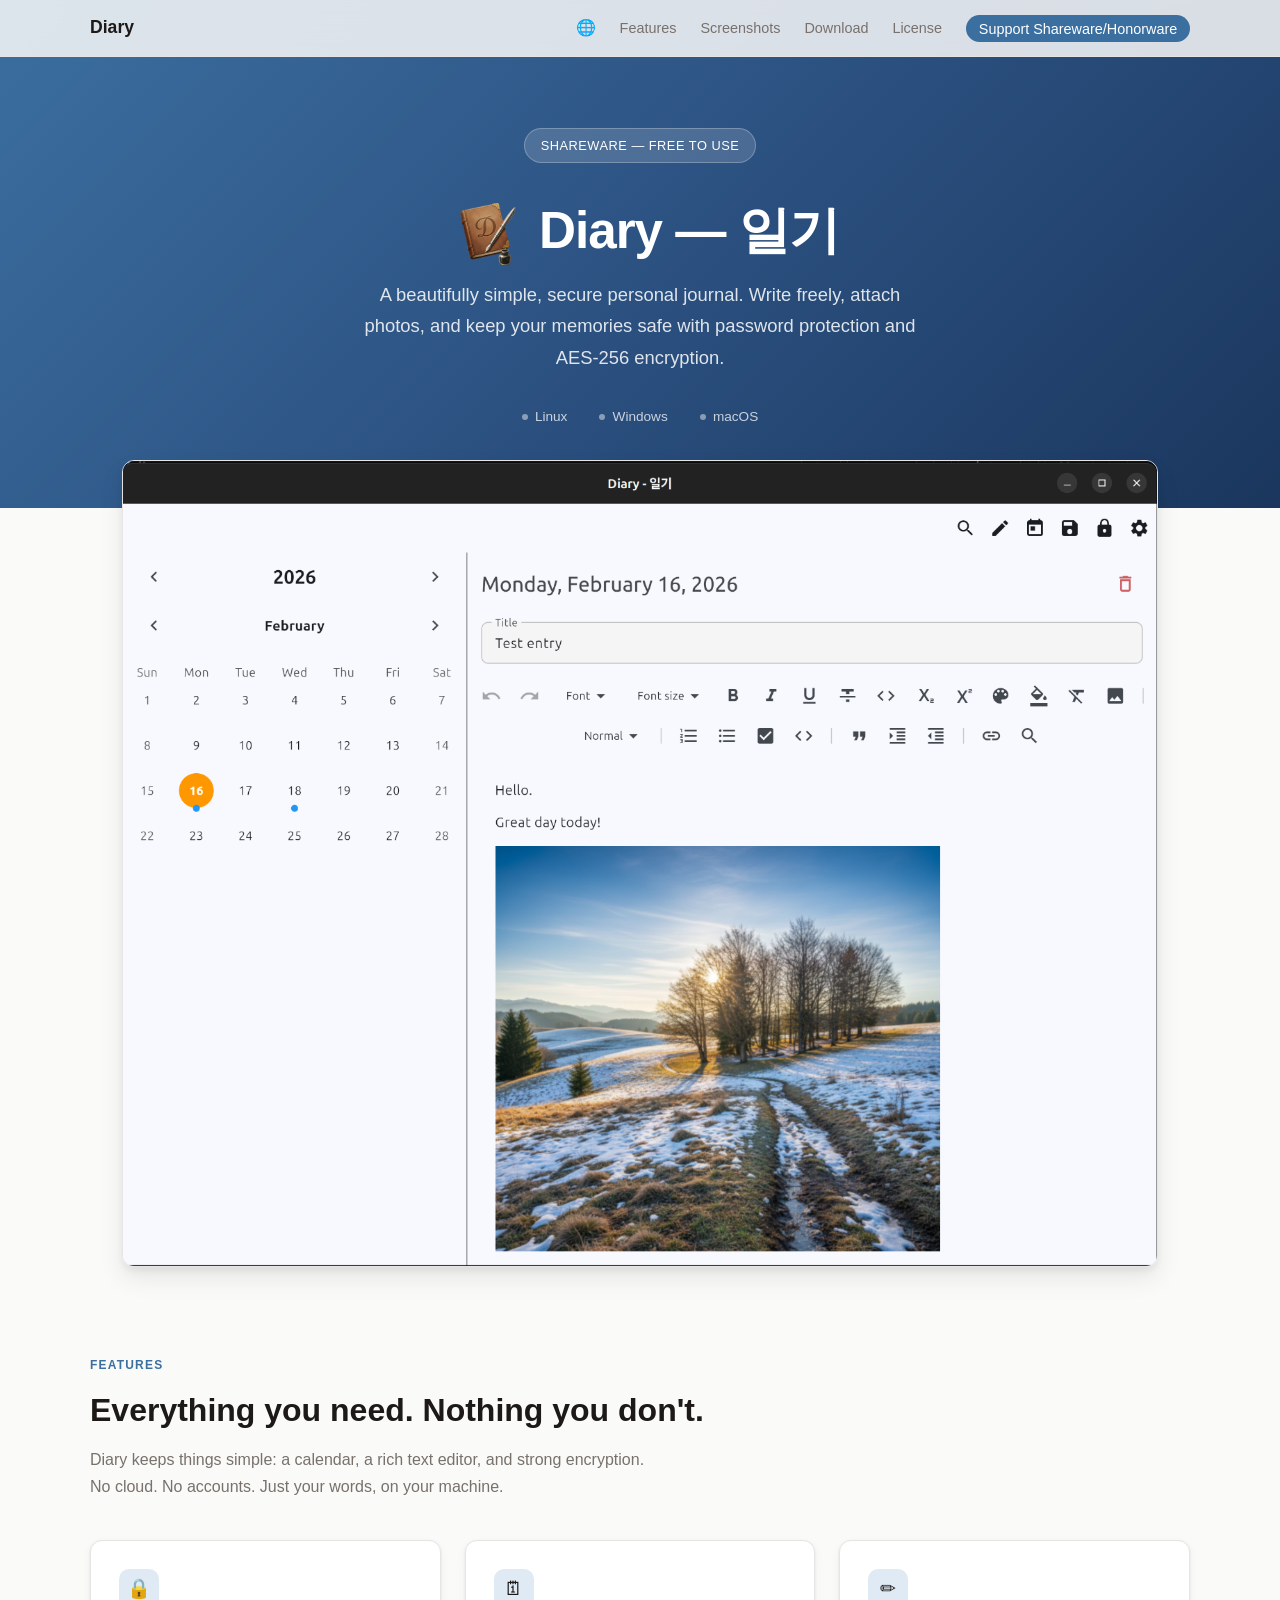
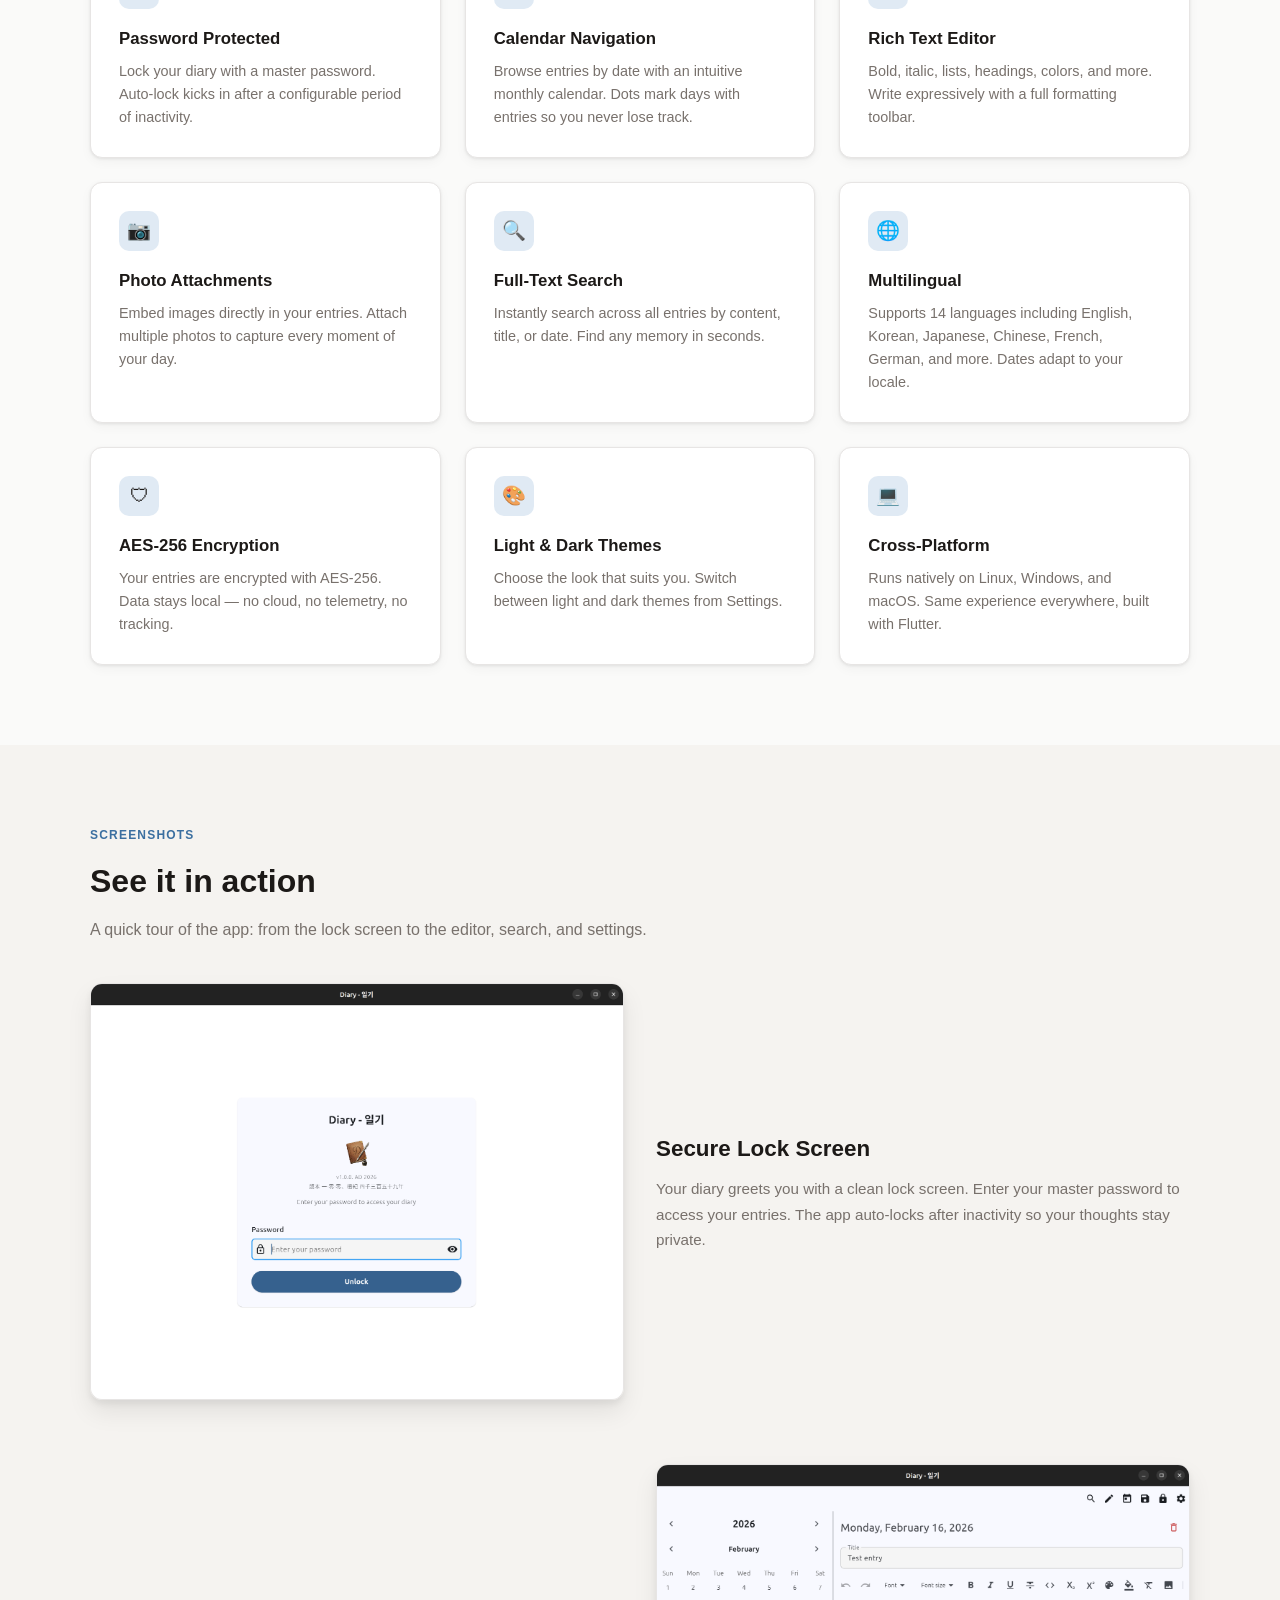
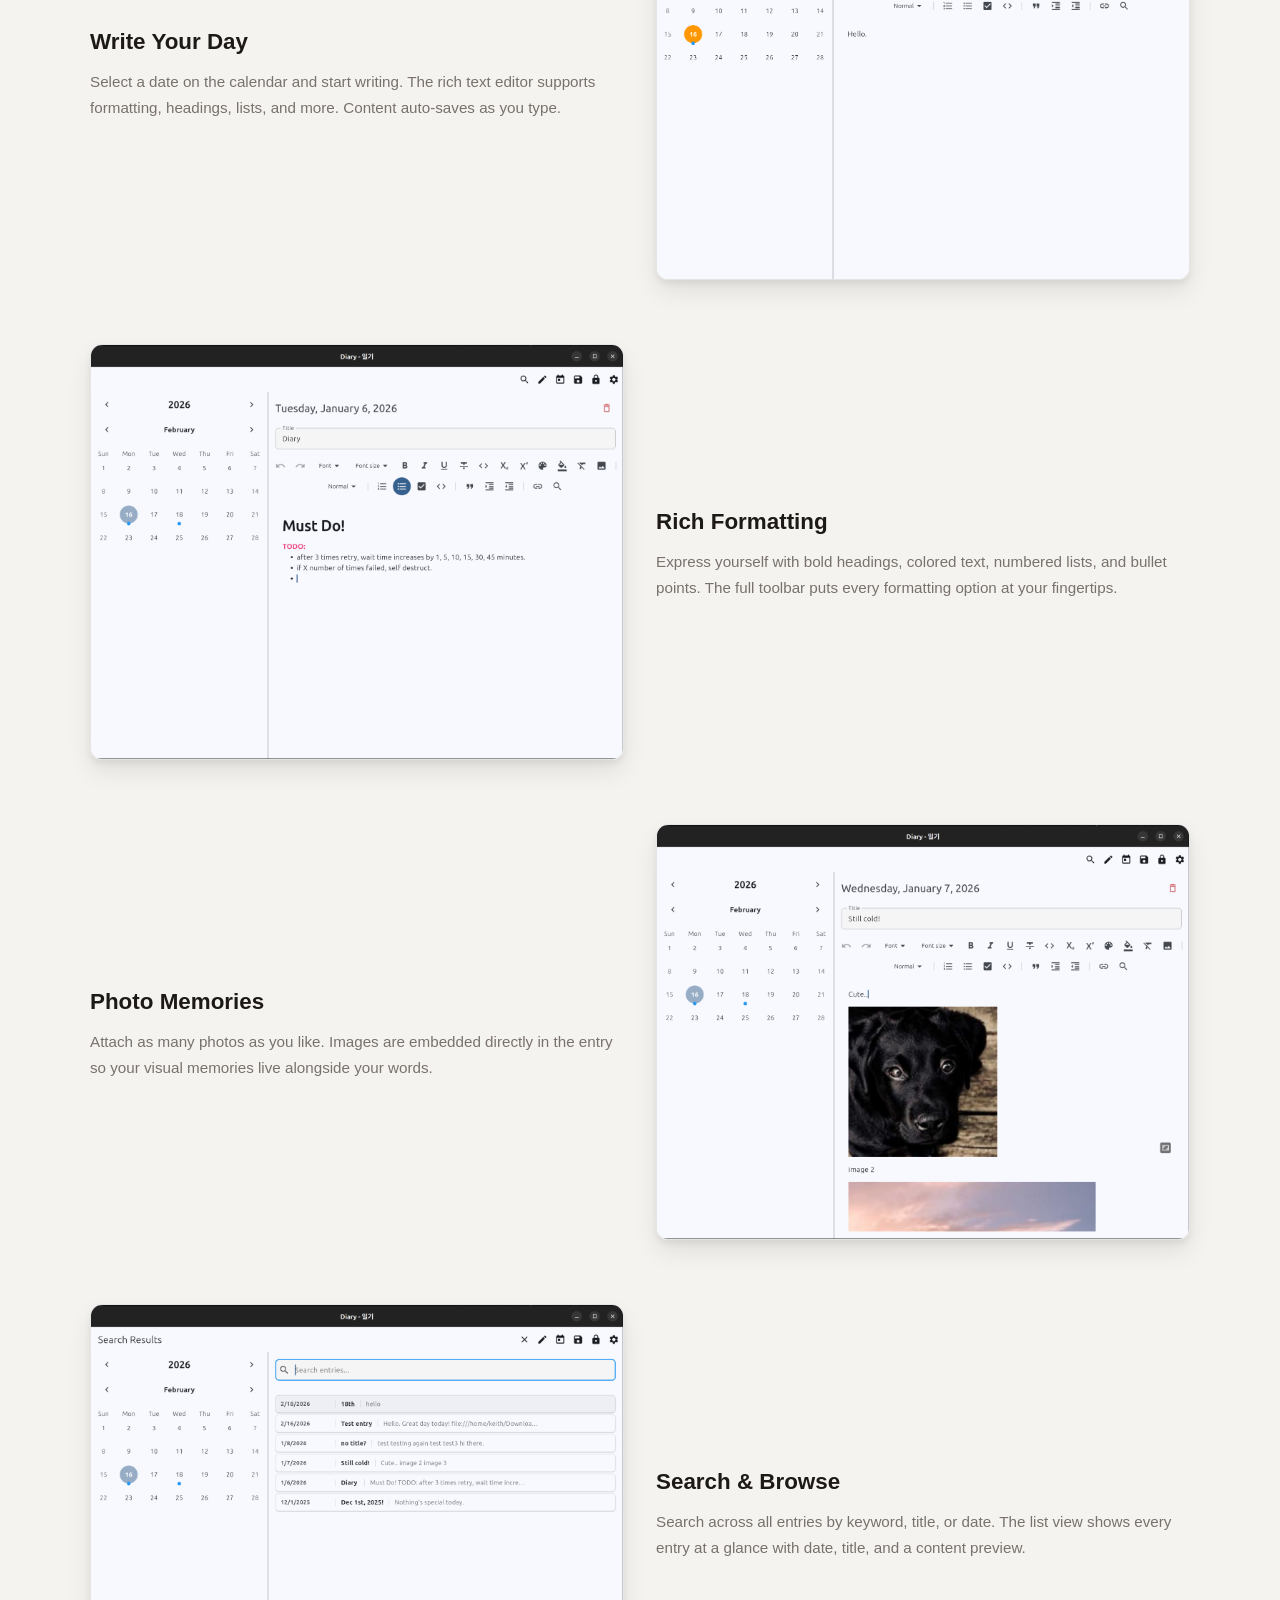
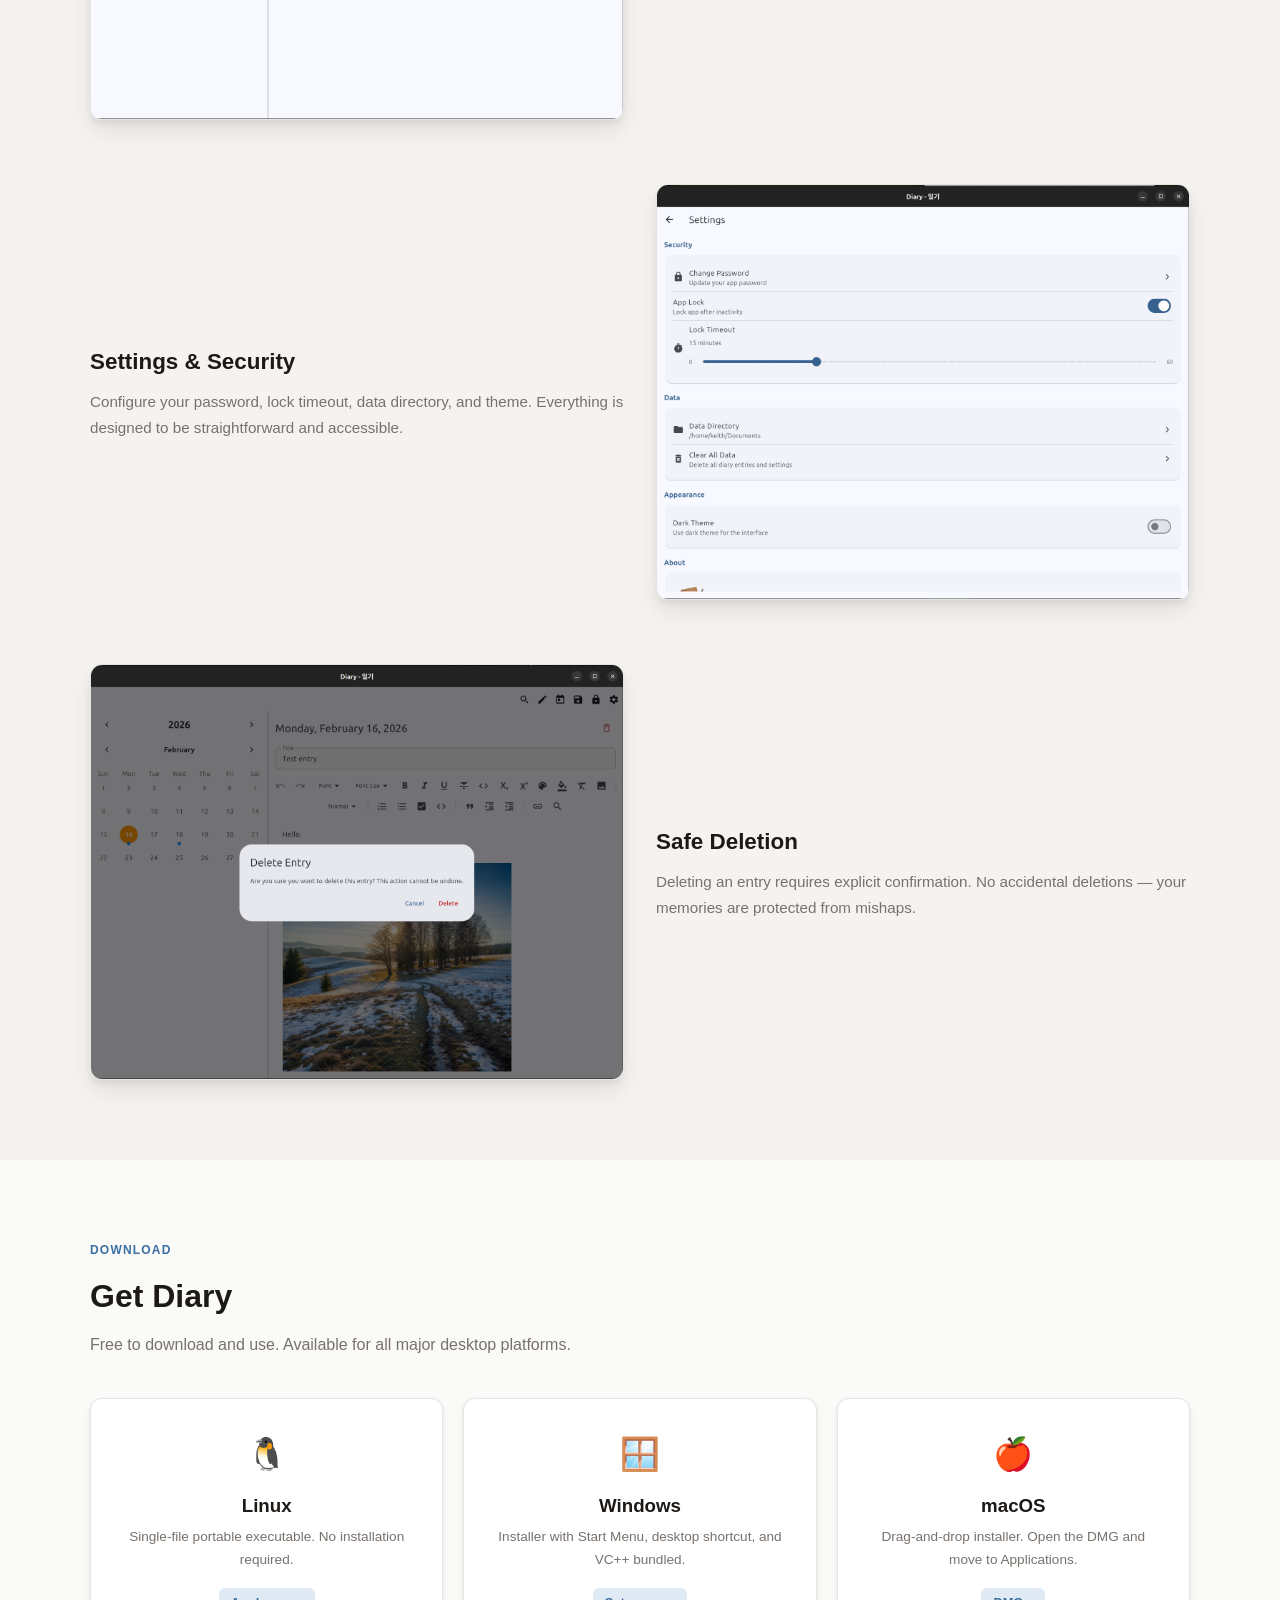
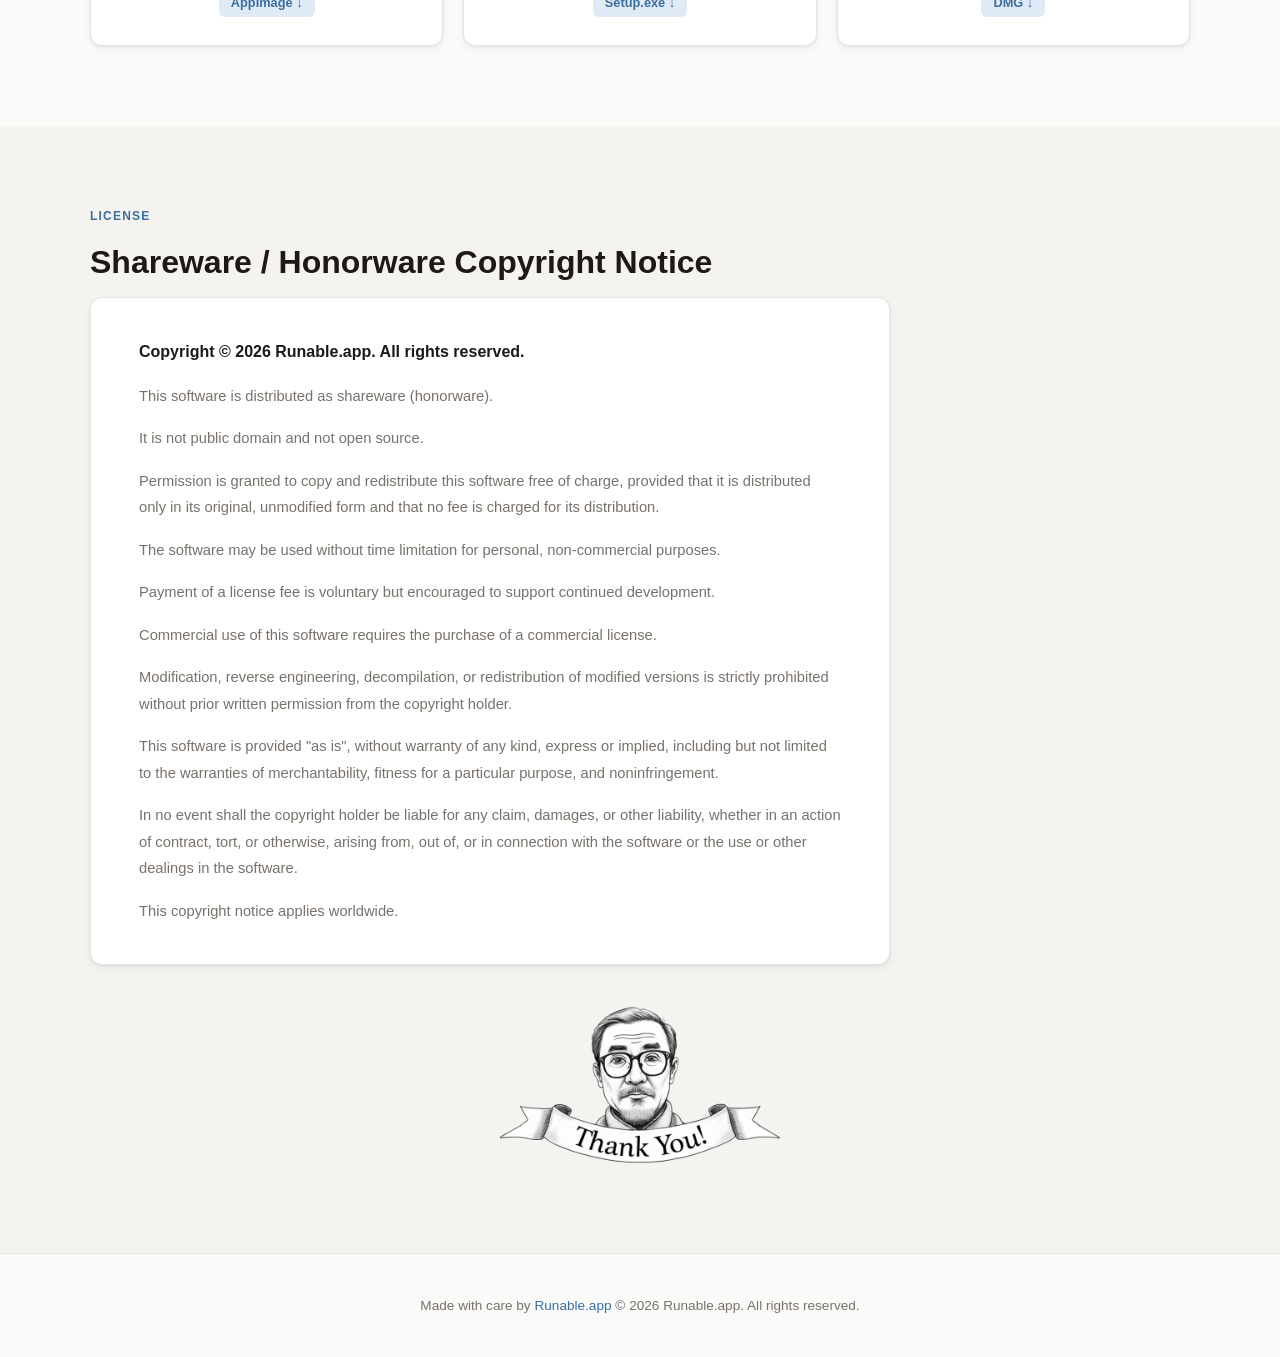
<file: docs/index.html>
<!DOCTYPE html>
<html lang="en">
<head>
  <!-- Google tag (gtag.js) -->
<script async src="https://www.googletagmanager.com/gtag/js?id=G-D95Y7T6LYM"></script>
<script>
  window.dataLayer = window.dataLayer || [];
  function gtag(){dataLayer.push(arguments);}
  gtag('js', new Date());

  gtag('config', 'G-D95Y7T6LYM');
</script>
  <meta charset="UTF-8">
  <meta name="viewport" content="width=device-width, initial-scale=1.0">
  <title>Diary - Your Personal Secure Journal</title>
  <link rel="icon" href="https://runableapp.github.io/i/favicon.ico" type="image/x-icon">
  <link rel="stylesheet" href="style.css">
<!-- Google tag (gtag.js) -->
<script async src="https://www.googletagmanager.com/gtag/js?id=G-D95Y7T6LYM"></script>
</head>
<body>

<!-- Nav -->
<nav>
  <div class="inner">
    <a href="#" class="brand">
      Diary
    </a>
    <ul>
      <li class="language-menu">
        <button type="button" class="language-button" aria-label="Change language" title="Change language" aria-expanded="false" aria-haspopup="true">
          <span class="language-emoji" aria-hidden="true">🌐</span>
        </button>
        <div class="language-dropdown" role="menu" aria-label="Language selector">
          <a href="ko.html" role="menuitem">한국어</a>
          <a href="zh.html" role="menuitem">中文</a>
          <a href="ja.html" role="menuitem">日本語</a>
          <a href="index.html" role="menuitem">English</a>
        </div>
      </li>
      <li><a href="#features">Features</a></li>
      <li><a href="#screenshots">Screenshots</a></li>
      <li><a href="#download">Download</a></li>
      <li><a href="#license">License</a></li>
      <li><a href="https://buy.polar.sh/polar_cl_9izz0dtlD6JkQ9uSL1QdoynWDu4lepYG2X2MA3uPFGn" class="buy-button">Support Shareware/Honorware</a></li>
    </ul>
  </div>
</nav>

<!-- Hero -->
<section class="hero">
  <div class="badge">Shareware &mdash; Free to Use</div>
  <h1 class="hero-title">
    <img src="i/diary.png" alt="Diary app icon">
    <span>Diary &mdash; &#xC77C;&#xAE30;</span>
  </h1>
  <p class="subtitle">
    A beautifully simple, secure personal journal. Write freely, attach photos,
    and keep your memories safe with password protection and AES-256 encryption.
  </p>
  <div class="platforms">
    <span>Linux</span>
    <span>Windows</span>
    <span>macOS</span>
  </div>
</section>

<!-- Main Screenshot -->
<div class="showcase">
  <img src="i/entry_with_photo.png" alt="Diary app showing a journal entry with an embedded photo">
</div>

<!-- Features -->
<section id="features">
  <div class="container">
    <p class="section-label">Features</p>
    <h2 class="section-title">Everything you need. Nothing you don't.</h2>
    <p class="section-desc">
      Diary keeps things simple: a calendar, a rich text editor, and strong encryption.
      No cloud. No accounts. Just your words, on your machine.
    </p>
    <div class="features-grid">
      <div class="feature-card">
        <div class="icon">&#x1F512;</div>
        <h3>Password Protected</h3>
        <p>Lock your diary with a master password. Auto-lock kicks in after a configurable period of inactivity.</p>
      </div>
      <div class="feature-card">
        <div class="icon">&#x1F5D3;</div>
        <h3>Calendar Navigation</h3>
        <p>Browse entries by date with an intuitive monthly calendar. Dots mark days with entries so you never lose track.</p>
      </div>
      <div class="feature-card">
        <div class="icon">&#x270F;</div>
        <h3>Rich Text Editor</h3>
        <p>Bold, italic, lists, headings, colors, and more. Write expressively with a full formatting toolbar.</p>
      </div>
      <div class="feature-card">
        <div class="icon">&#x1F4F7;</div>
        <h3>Photo Attachments</h3>
        <p>Embed images directly in your entries. Attach multiple photos to capture every moment of your day.</p>
      </div>
      <div class="feature-card">
        <div class="icon">&#x1F50D;</div>
        <h3>Full-Text Search</h3>
        <p>Instantly search across all entries by content, title, or date. Find any memory in seconds.</p>
      </div>
      <div class="feature-card">
        <div class="icon">&#x1F310;</div>
        <h3>Multilingual</h3>
        <p>Supports 14 languages including English, Korean, Japanese, Chinese, French, German, and more. Dates adapt to your locale.</p>
      </div>
      <div class="feature-card">
        <div class="icon">&#x1F6E1;</div>
        <h3>AES-256 Encryption</h3>
        <p>Your entries are encrypted with AES-256. Data stays local &mdash; no cloud, no telemetry, no tracking.</p>
      </div>
      <div class="feature-card">
        <div class="icon">&#x1F3A8;</div>
        <h3>Light &amp; Dark Themes</h3>
        <p>Choose the look that suits you. Switch between light and dark themes from Settings.</p>
      </div>
      <div class="feature-card">
        <div class="icon">&#x1F4BB;</div>
        <h3>Cross-Platform</h3>
        <p>Runs natively on Linux, Windows, and macOS. Same experience everywhere, built with Flutter.</p>
      </div>
    </div>
  </div>
</section>

<!-- Screenshots -->
<section id="screenshots" class="alt">
  <div class="container">
    <p class="section-label">Screenshots</p>
    <h2 class="section-title">See it in action</h2>
    <p class="section-desc">
      A quick tour of the app: from the lock screen to the editor, search, and settings.
    </p>

    <div class="screenshot-row">
      <img src="i/main-lock-screen.png" alt="Lock screen with password entry">
      <div class="text">
        <h3>Secure Lock Screen</h3>
        <p>
          Your diary greets you with a clean lock screen. Enter your master password to access your entries.
          The app auto-locks after inactivity so your thoughts stay private.
        </p>
      </div>
    </div>

    <div class="screenshot-row reverse">
      <img src="i/entry.png" alt="Editor with calendar and rich text toolbar">
      <div class="text">
        <h3>Write Your Day</h3>
        <p>
          Select a date on the calendar and start writing. The rich text editor supports formatting,
          headings, lists, and more. Content auto-saves as you type.
        </p>
      </div>
    </div>

    <div class="screenshot-row">
      <img src="i/entry_font_and_list.png" alt="Formatted text with headings, colors, and bullet lists">
      <div class="text">
        <h3>Rich Formatting</h3>
        <p>
          Express yourself with bold headings, colored text, numbered lists, and bullet points.
          The full toolbar puts every formatting option at your fingertips.
        </p>
      </div>
    </div>

    <div class="screenshot-row reverse">
      <img src="i/multiple_photos.png" alt="Entry with multiple embedded photos">
      <div class="text">
        <h3>Photo Memories</h3>
        <p>
          Attach as many photos as you like. Images are embedded directly in the entry
          so your visual memories live alongside your words.
        </p>
      </div>
    </div>

    <div class="screenshot-row">
      <img src="i/list_search.png" alt="Search results showing all diary entries">
      <div class="text">
        <h3>Search &amp; Browse</h3>
        <p>
          Search across all entries by keyword, title, or date. The list view shows every entry
          at a glance with date, title, and a content preview.
        </p>
      </div>
    </div>

    <div class="screenshot-row reverse">
      <img src="i/settings.png" alt="Settings screen with security, data, and appearance options">
      <div class="text">
        <h3>Settings &amp; Security</h3>
        <p>
          Configure your password, lock timeout, data directory, and theme.
          Everything is designed to be straightforward and accessible.
        </p>
      </div>
    </div>

    <div class="screenshot-row">
      <img src="i/delete_entry.png" alt="Delete confirmation dialog">
      <div class="text">
        <h3>Safe Deletion</h3>
        <p>
          Deleting an entry requires explicit confirmation. No accidental deletions &mdash;
          your memories are protected from mishaps.
        </p>
      </div>
    </div>
  </div>
</section>

<!-- Download -->
<section id="download">
  <div class="container">
    <p class="section-label">Download</p>
    <h2 class="section-title">Get Diary</h2>
    <p class="section-desc">
      Free to download and use. Available for all major desktop platforms.
    </p>
    <div class="download-grid">
      <a href="files/diary-1.0.0-x86_64.AppImage" class="download-card" download>
        <div class="os">&#x1F427;</div>
        <h3>Linux</h3>
        <p>Single-file portable executable. No installation required.</p>
        <span class="format">AppImage &darr;</span>
      </a>
      <a href="files/diary-windows-x64-setup.exe" class="download-card" download>
        <div class="os">&#x1FA9F;</div>
        <h3>Windows</h3>
        <p>Installer with Start Menu, desktop shortcut, and VC++ bundled.</p>
        <span class="format">Setup.exe &darr;</span>
      </a>
      <a href="files/diary-macos.dmg" class="download-card" download>
        <div class="os">&#x1F34E;</div>
        <h3>macOS</h3>
        <p>Drag-and-drop installer. Open the DMG and move to Applications.</p>
        <span class="format">DMG &darr;</span>
      </a>
    </div>
  </div>
</section>

<!-- License / Shareware -->
<section id="license" class="alt">
  <div class="container">
    <p class="section-label">License</p>
    <h2 class="section-title">Shareware / Honorware Copyright Notice</h2>
    <div class="license-box">
      <p>Copyright &copy; 2026 <a href="https://runable.app">Runable.app</a>. All rights reserved.</p>
      <p>This software is distributed as shareware (honorware).</p>
      <p>It is not public domain and not open source.</p>
      <p>Permission is granted to copy and redistribute this software free of charge, provided that it is distributed only in its original, unmodified form and that no fee is charged for its distribution.</p>
      <p>The software may be used without time limitation for personal, non-commercial purposes.</p>
      <p>Payment of a license fee is voluntary but encouraged to support continued development.</p>
      <p>Commercial use of this software requires the purchase of a commercial license.</p>
      <p>Modification, reverse engineering, decompilation, or redistribution of modified versions is strictly prohibited without prior written permission from the copyright holder.</p>
      <p>This software is provided "as is", without warranty of any kind, express or implied, including but not limited to the warranties of merchantability, fitness for a particular purpose, and noninfringement.</p>
      <p>In no event shall the copyright holder be liable for any claim, damages, or other liability, whether in an action of contract, tort, or otherwise, arising from, out of, or in connection with the software or the use or other dealings in the software.</p>
      <p>This copyright notice applies worldwide.</p>
    </div>
    <div style="text-align: center; margin-top: 2.5rem;">
      <img src="i/runable-thankyou-midsize.webp" alt="Thank you from Runable.app" style="max-width: 280px; border-radius: 12px;">
    </div>
  </div>
</section>

<!-- Footer -->
<footer>
  <p>
    Made with care by <a href="https://runable.app" style="text-decoration: none;">Runable.app</a>
    
    &copy; 2026 Runable.app. All rights reserved.
  </p>
</footer>

<script src="script.js"></script>
</body>
</html>
</file>
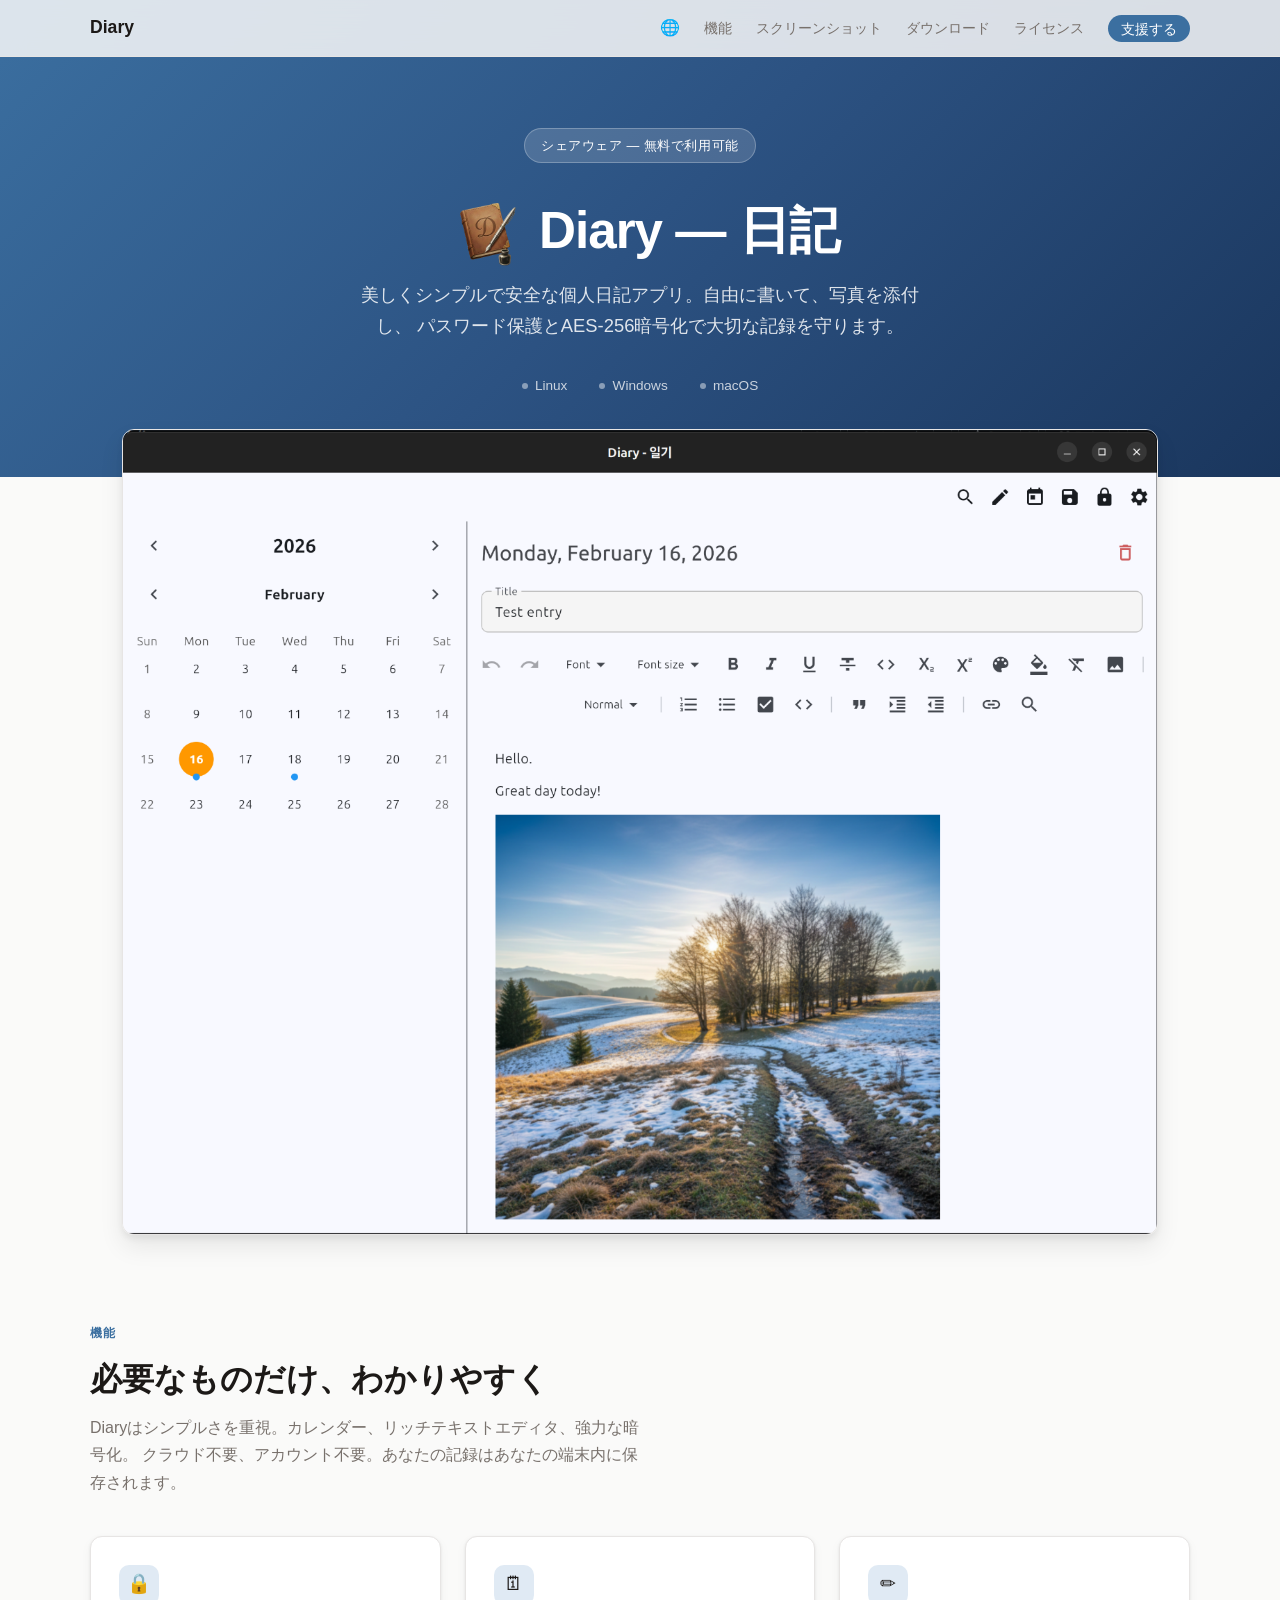
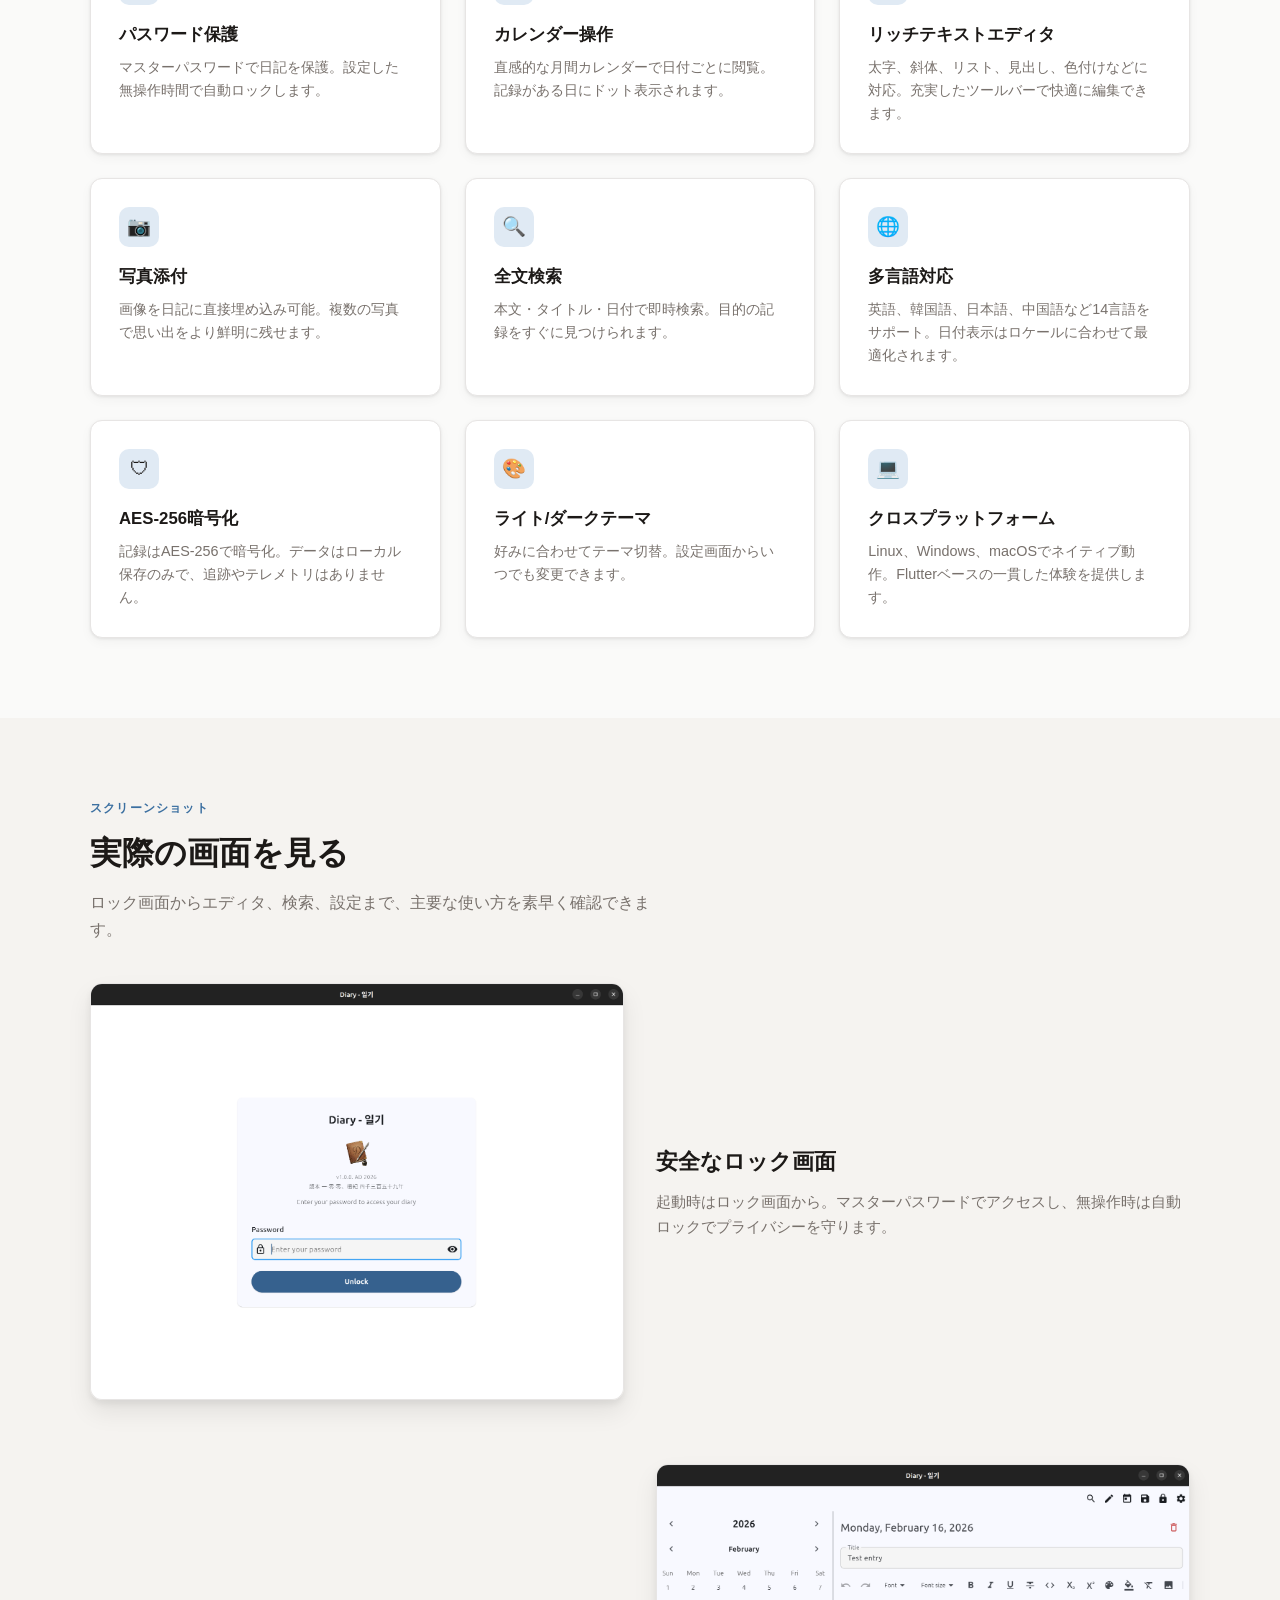
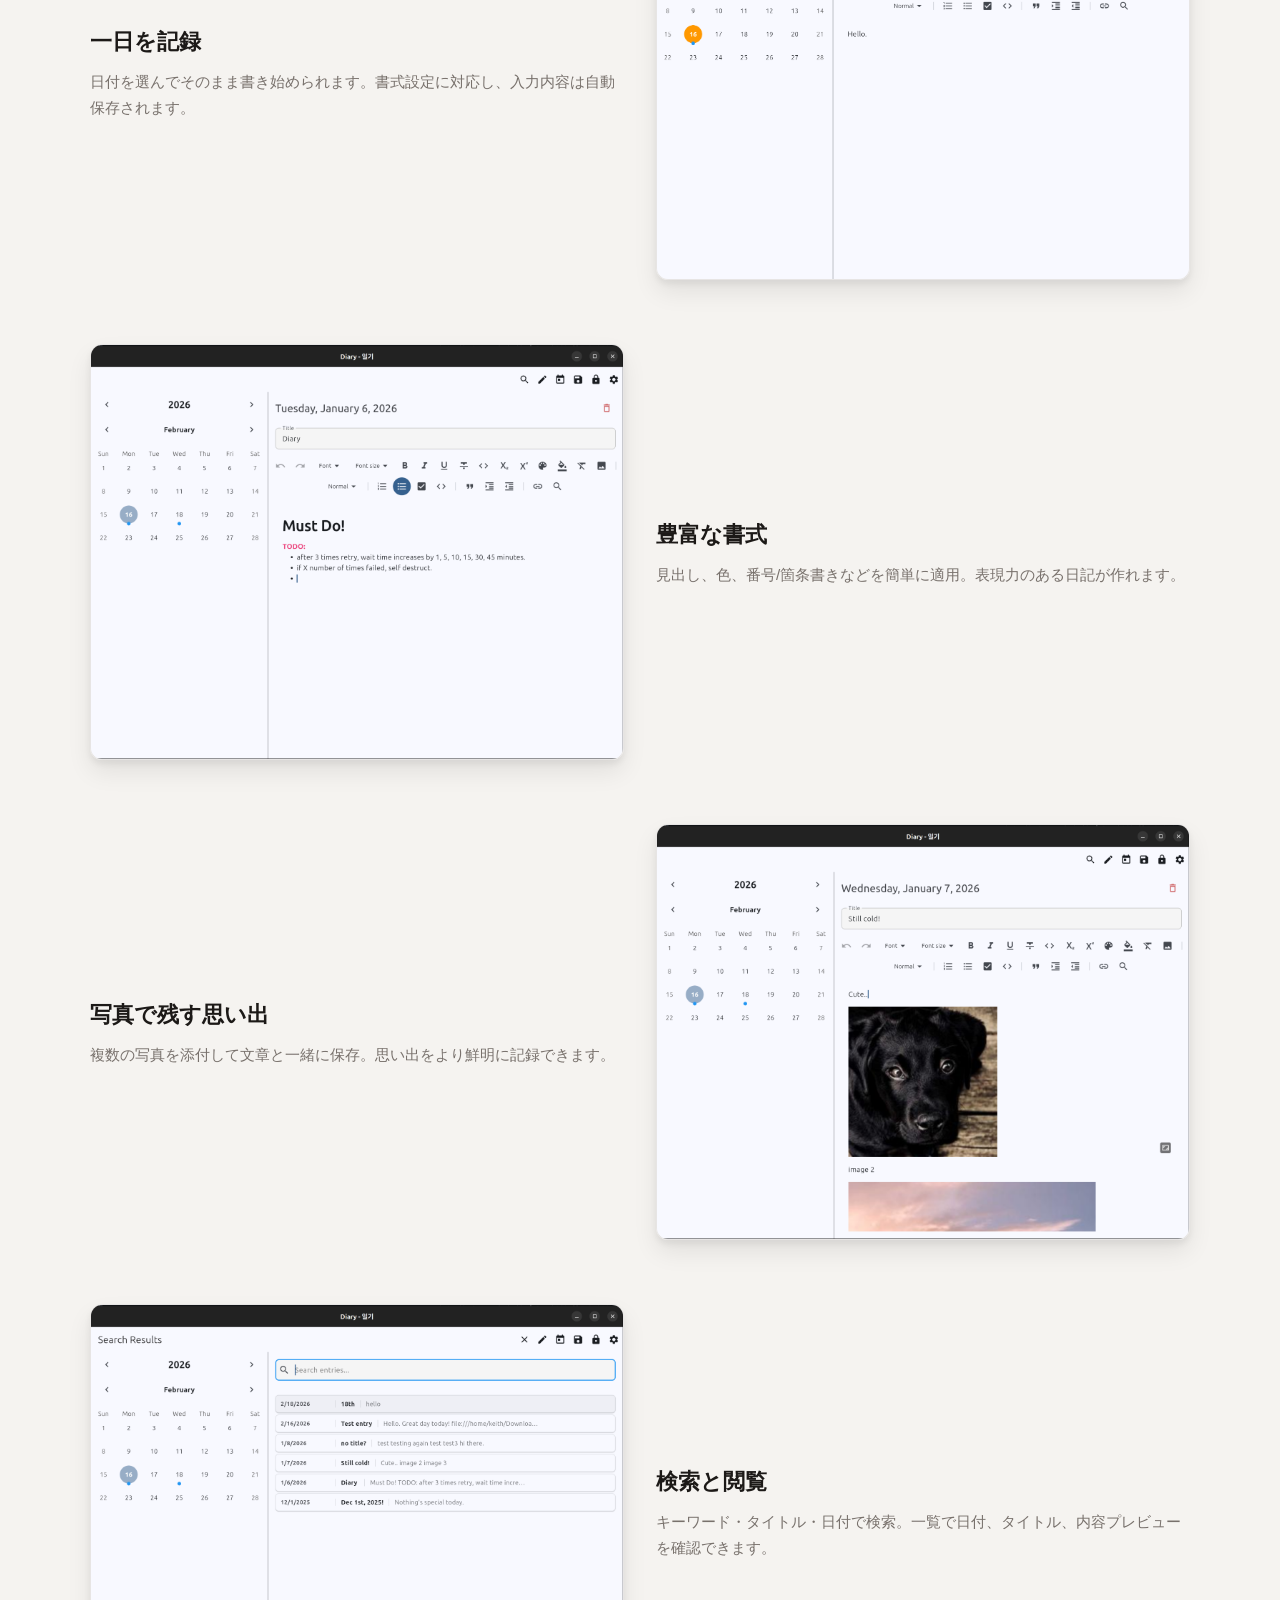
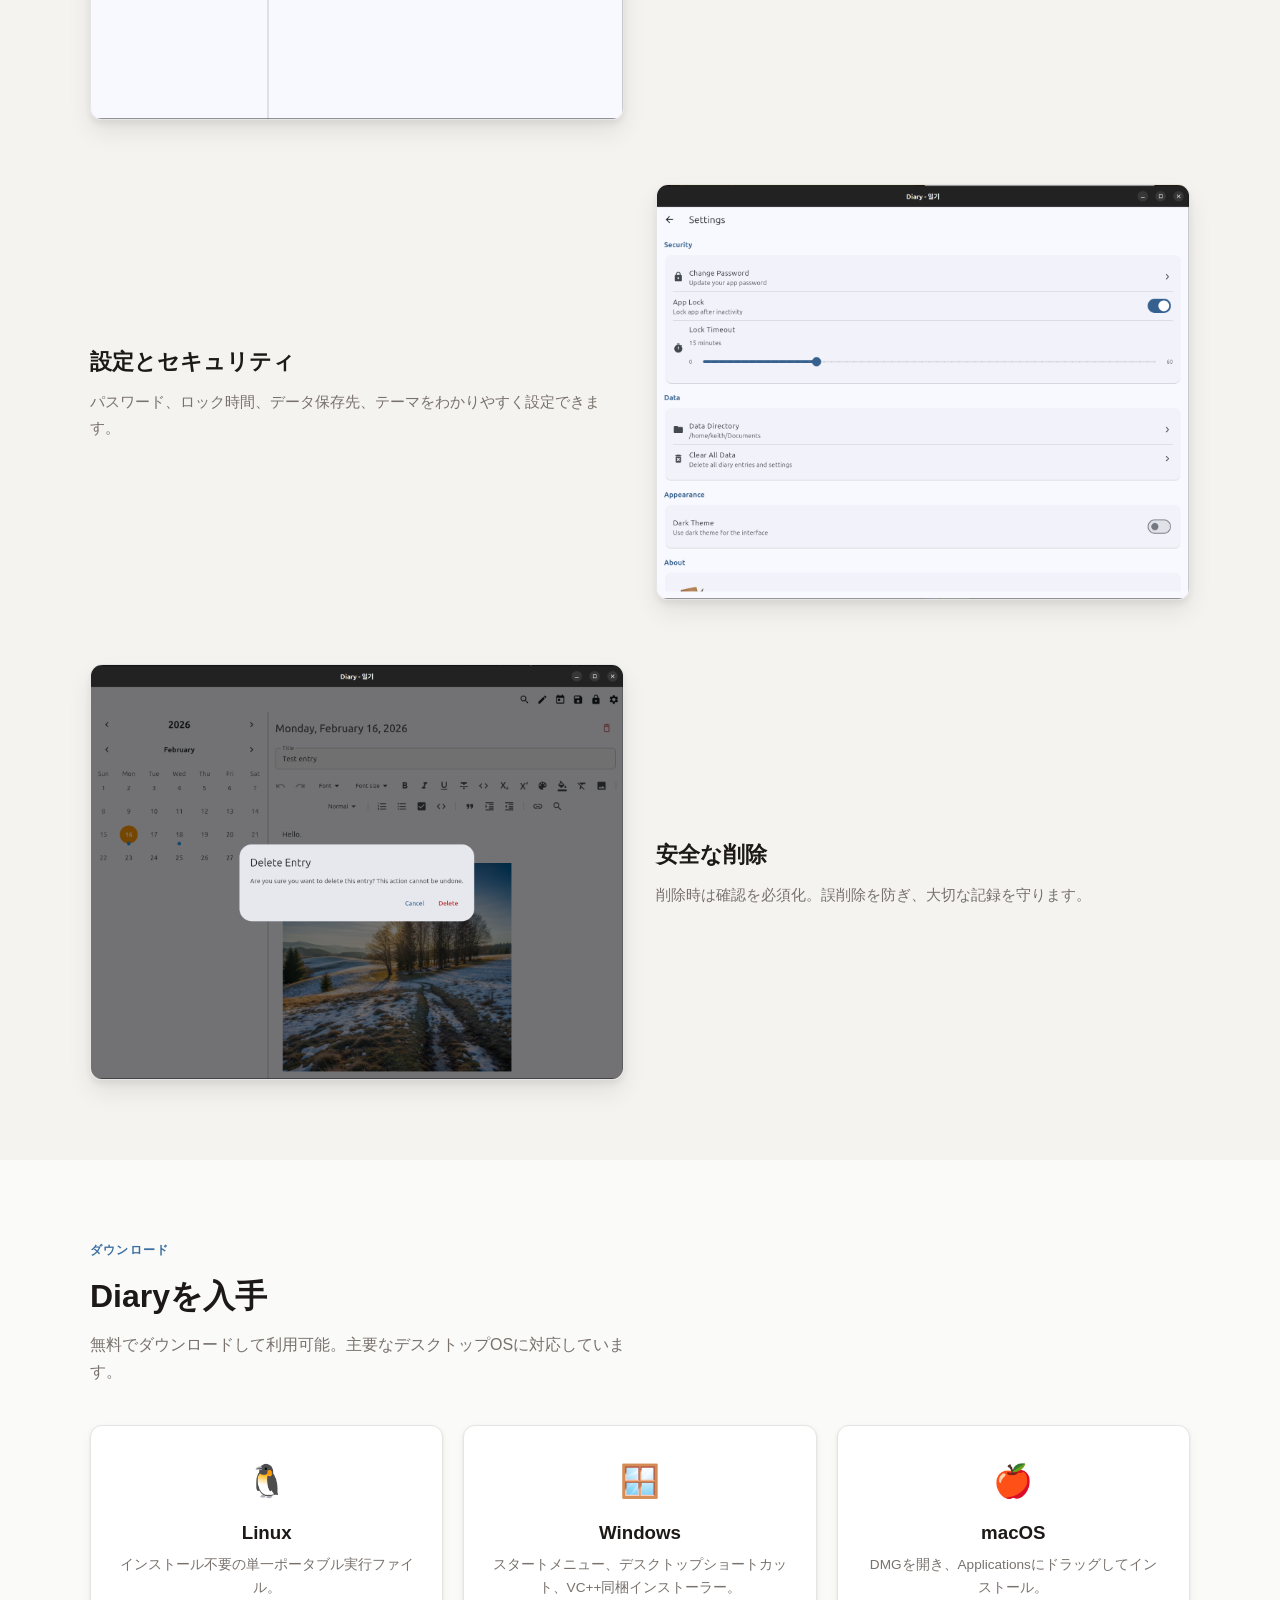
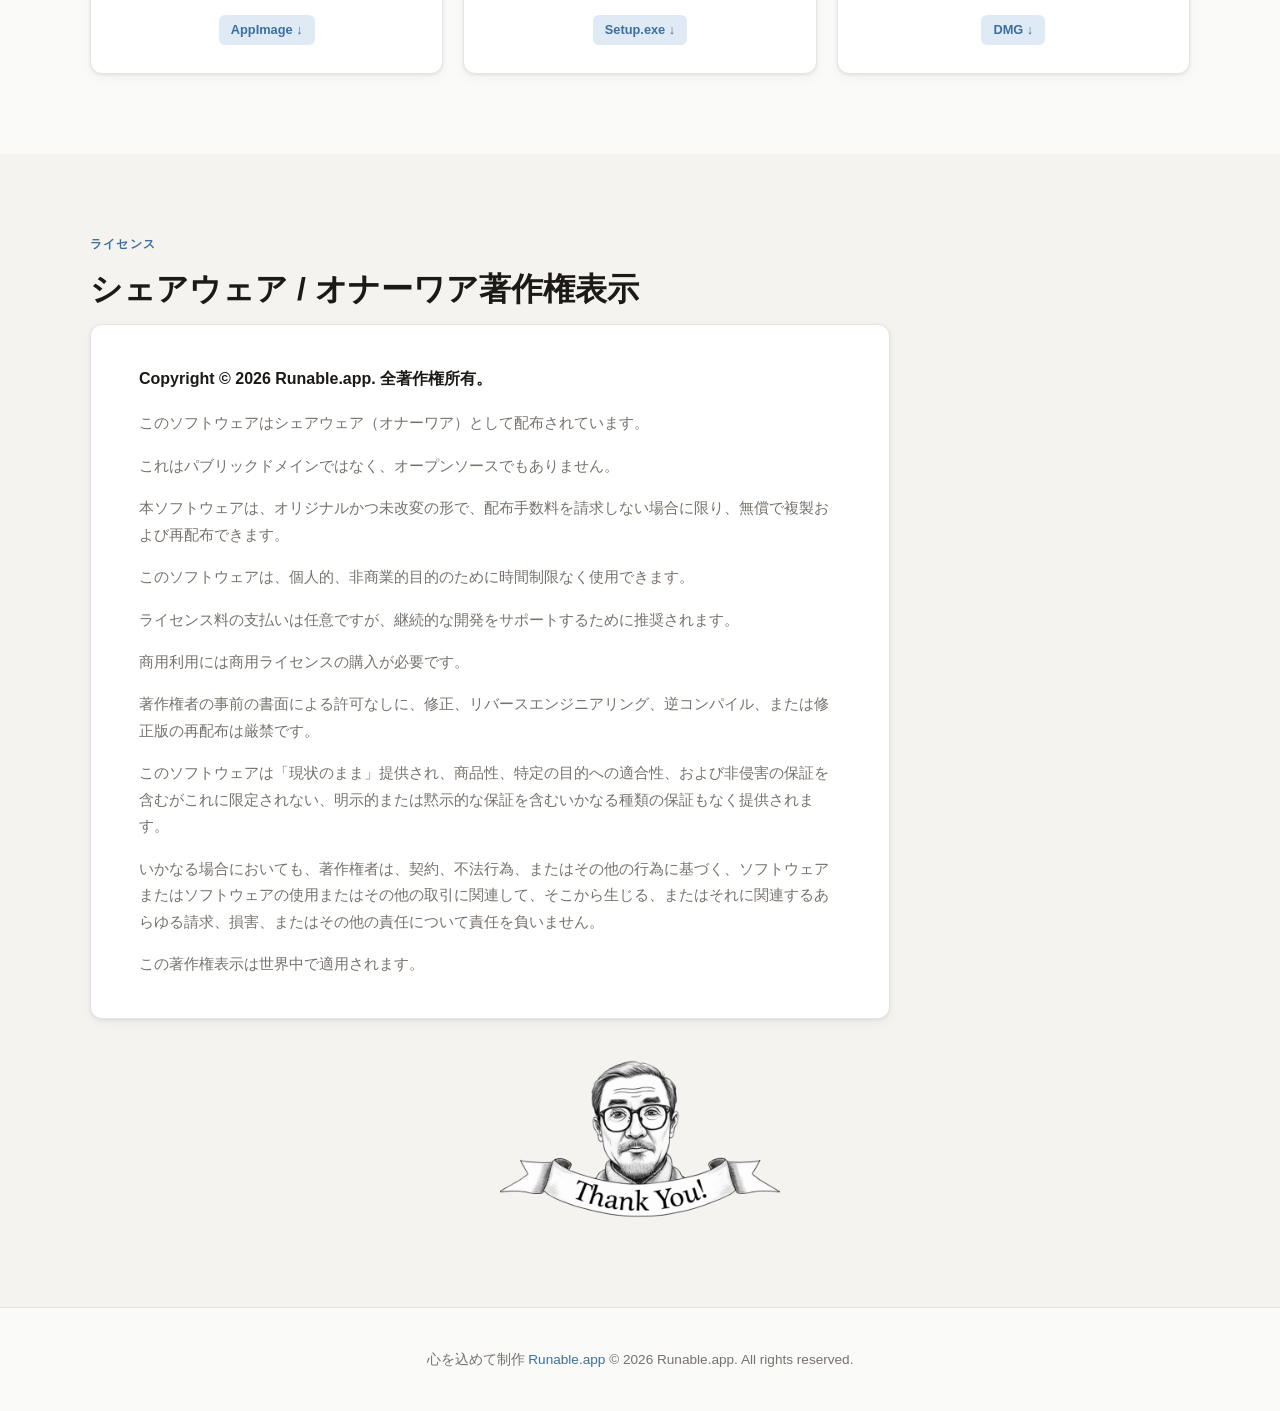
<file: docs/ja.html>
<!DOCTYPE html>
<html lang="ja">
<head>
  <!-- Google tag (gtag.js) -->
<script async src="https://www.googletagmanager.com/gtag/js?id=G-D95Y7T6LYM"></script>
<script>
  window.dataLayer = window.dataLayer || [];
  function gtag(){dataLayer.push(arguments);}
  gtag('js', new Date());
  gtag('config', 'G-D95Y7T6LYM');
</script>
  <meta charset="UTF-8">
  <meta name="viewport" content="width=device-width, initial-scale=1.0">
  <title>Diary - 安全な個人日記アプリ</title>
  <link rel="icon" href="https://runableapp.github.io/i/favicon.ico" type="image/x-icon">
  <link rel="stylesheet" href="style.css">
<script async src="https://www.googletagmanager.com/gtag/js?id=G-D95Y7T6LYM"></script>
</head>
<body>

<nav>
  <div class="inner">
    <a href="#" class="brand">Diary</a>
    <ul>
      <li class="language-menu">
        <button type="button" class="language-button" aria-label="言語を変更" title="言語を変更" aria-expanded="false" aria-haspopup="true">
          <span class="language-emoji" aria-hidden="true">🌐</span>
        </button>
        <div class="language-dropdown" role="menu" aria-label="言語セレクター">
          <a href="ko.html" role="menuitem">한국어</a>
          <a href="zh.html" role="menuitem">中文</a>
          <a href="ja.html" role="menuitem">日本語</a>
          <a href="index.html" role="menuitem">English</a>
        </div>
      </li>
      <li><a href="#features">機能</a></li>
      <li><a href="#screenshots">スクリーンショット</a></li>
      <li><a href="#download">ダウンロード</a></li>
      <li><a href="#license">ライセンス</a></li>
      <li><a href="https://buy.polar.sh/polar_cl_9izz0dtlD6JkQ9uSL1QdoynWDu4lepYG2X2MA3uPFGn" class="buy-button">支援する</a></li>
    </ul>
  </div>
</nav>

<section class="hero">
  <div class="badge">シェアウェア &mdash; 無料で利用可能</div>
  <h1 class="hero-title">
    <img src="i/diary.png" alt="Diaryアプリアイコン">
    <span>Diary &mdash; 日記</span>
  </h1>
  <p class="subtitle">
    美しくシンプルで安全な個人日記アプリ。自由に書いて、写真を添付し、
    パスワード保護とAES-256暗号化で大切な記録を守ります。
  </p>
  <div class="platforms">
    <span>Linux</span><span>Windows</span><span>macOS</span>
  </div>
</section>

<div class="showcase">
  <img src="i/entry_with_photo.png" alt="写真付きの日記エントリー画面">
</div>

<section id="features">
  <div class="container">
    <p class="section-label">機能</p>
    <h2 class="section-title">必要なものだけ、わかりやすく</h2>
    <p class="section-desc">
      Diaryはシンプルさを重視。カレンダー、リッチテキストエディタ、強力な暗号化。
      クラウド不要、アカウント不要。あなたの記録はあなたの端末内に保存されます。
    </p>
    <div class="features-grid">
      <div class="feature-card"><div class="icon">&#x1F512;</div><h3>パスワード保護</h3><p>マスターパスワードで日記を保護。設定した無操作時間で自動ロックします。</p></div>
      <div class="feature-card"><div class="icon">&#x1F5D3;</div><h3>カレンダー操作</h3><p>直感的な月間カレンダーで日付ごとに閲覧。記録がある日にドット表示されます。</p></div>
      <div class="feature-card"><div class="icon">&#x270F;</div><h3>リッチテキストエディタ</h3><p>太字、斜体、リスト、見出し、色付けなどに対応。充実したツールバーで快適に編集できます。</p></div>
      <div class="feature-card"><div class="icon">&#x1F4F7;</div><h3>写真添付</h3><p>画像を日記に直接埋め込み可能。複数の写真で思い出をより鮮明に残せます。</p></div>
      <div class="feature-card"><div class="icon">&#x1F50D;</div><h3>全文検索</h3><p>本文・タイトル・日付で即時検索。目的の記録をすぐに見つけられます。</p></div>
      <div class="feature-card"><div class="icon">&#x1F310;</div><h3>多言語対応</h3><p>英語、韓国語、日本語、中国語など14言語をサポート。日付表示はロケールに合わせて最適化されます。</p></div>
      <div class="feature-card"><div class="icon">&#x1F6E1;</div><h3>AES-256暗号化</h3><p>記録はAES-256で暗号化。データはローカル保存のみで、追跡やテレメトリはありません。</p></div>
      <div class="feature-card"><div class="icon">&#x1F3A8;</div><h3>ライト/ダークテーマ</h3><p>好みに合わせてテーマ切替。設定画面からいつでも変更できます。</p></div>
      <div class="feature-card"><div class="icon">&#x1F4BB;</div><h3>クロスプラットフォーム</h3><p>Linux、Windows、macOSでネイティブ動作。Flutterベースの一貫した体験を提供します。</p></div>
    </div>
  </div>
</section>

<section id="screenshots" class="alt">
  <div class="container">
    <p class="section-label">スクリーンショット</p>
    <h2 class="section-title">実際の画面を見る</h2>
    <p class="section-desc">ロック画面からエディタ、検索、設定まで、主要な使い方を素早く確認できます。</p>

    <div class="screenshot-row"><img src="i/main-lock-screen.png" alt="パスワード入力のロック画面"><div class="text"><h3>安全なロック画面</h3><p>起動時はロック画面から。マスターパスワードでアクセスし、無操作時は自動ロックでプライバシーを守ります。</p></div></div>
    <div class="screenshot-row reverse"><img src="i/entry.png" alt="カレンダーとツールバー付き編集画面"><div class="text"><h3>一日を記録</h3><p>日付を選んでそのまま書き始められます。書式設定に対応し、入力内容は自動保存されます。</p></div></div>
    <div class="screenshot-row"><img src="i/entry_font_and_list.png" alt="見出しや色やリストの書式例"><div class="text"><h3>豊富な書式</h3><p>見出し、色、番号/箇条書きなどを簡単に適用。表現力のある日記が作れます。</p></div></div>
    <div class="screenshot-row reverse"><img src="i/multiple_photos.png" alt="複数画像入りエントリー"><div class="text"><h3>写真で残す思い出</h3><p>複数の写真を添付して文章と一緒に保存。思い出をより鮮明に記録できます。</p></div></div>
    <div class="screenshot-row"><img src="i/list_search.png" alt="検索結果一覧画面"><div class="text"><h3>検索と閲覧</h3><p>キーワード・タイトル・日付で検索。一覧で日付、タイトル、内容プレビューを確認できます。</p></div></div>
    <div class="screenshot-row reverse"><img src="i/settings.png" alt="セキュリティと表示設定画面"><div class="text"><h3>設定とセキュリティ</h3><p>パスワード、ロック時間、データ保存先、テーマをわかりやすく設定できます。</p></div></div>
    <div class="screenshot-row"><img src="i/delete_entry.png" alt="削除確認ダイアログ"><div class="text"><h3>安全な削除</h3><p>削除時は確認を必須化。誤削除を防ぎ、大切な記録を守ります。</p></div></div>
  </div>
</section>

<section id="download">
  <div class="container">
    <p class="section-label">ダウンロード</p>
    <h2 class="section-title">Diaryを入手</h2>
    <p class="section-desc">無料でダウンロードして利用可能。主要なデスクトップOSに対応しています。</p>
    <div class="download-grid">
      <a href="files/diary-1.0.0-x86_64.AppImage" class="download-card" download><div class="os">&#x1F427;</div><h3>Linux</h3><p>インストール不要の単一ポータブル実行ファイル。</p><span class="format">AppImage &darr;</span></a>
      <a href="files/diary-windows-x64-setup.exe" class="download-card" download><div class="os">&#x1FA9F;</div><h3>Windows</h3><p>スタートメニュー、デスクトップショートカット、VC++同梱インストーラー。</p><span class="format">Setup.exe &darr;</span></a>
      <a href="files/diary-macos.dmg" class="download-card" download><div class="os">&#x1F34E;</div><h3>macOS</h3><p>DMGを開き、Applicationsにドラッグしてインストール。</p><span class="format">DMG &darr;</span></a>
    </div>
  </div>
</section>

<section id="license" class="alt">
  <div class="container">
    <p class="section-label">ライセンス</p>
    <h2 class="section-title">シェアウェア / オナーワア著作権表示</h2>
    <div class="license-box">
      <p>Copyright &copy; 2026 <a href="https://runable.app">Runable.app</a>. 全著作権所有。</p>
      <p>このソフトウェアはシェアウェア（オナーワア）として配布されています。</p>
      <p>これはパブリックドメインではなく、オープンソースでもありません。</p>
      <p>本ソフトウェアは、オリジナルかつ未改変の形で、配布手数料を請求しない場合に限り、無償で複製および再配布できます。</p>
      <p>このソフトウェアは、個人的、非商業的目的のために時間制限なく使用できます。</p>
      <p>ライセンス料の支払いは任意ですが、継続的な開発をサポートするために推奨されます。</p>
      <p>商用利用には商用ライセンスの購入が必要です。</p>
      <p>著作権者の事前の書面による許可なしに、修正、リバースエンジニアリング、逆コンパイル、または修正版の再配布は厳禁です。</p>
      <p>このソフトウェアは「現状のまま」提供され、商品性、特定の目的への適合性、および非侵害の保証を含むがこれに限定されない、明示的または黙示的な保証を含むいかなる種類の保証もなく提供されます。</p>
      <p>いかなる場合においても、著作権者は、契約、不法行為、またはその他の行為に基づく、ソフトウェアまたはソフトウェアの使用またはその他の取引に関連して、そこから生じる、またはそれに関連するあらゆる請求、損害、またはその他の責任について責任を負いません。</p>
      <p>この著作権表示は世界中で適用されます。</p>
    </div>
    <div style="text-align: center; margin-top: 2.5rem;">
      <img src="i/runable-thankyou-midsize.webp" alt="Runable.app からの感謝メッセージ" style="max-width: 280px; border-radius: 12px;">
    </div>
  </div>
</section>

<footer>
  <p>心を込めて制作 <a href="https://runable.app" style="text-decoration: none;">Runable.app</a> &copy; 2026 Runable.app. All rights reserved.</p>
</footer>

<script src="script.js"></script>
</body>
</html>
</file>
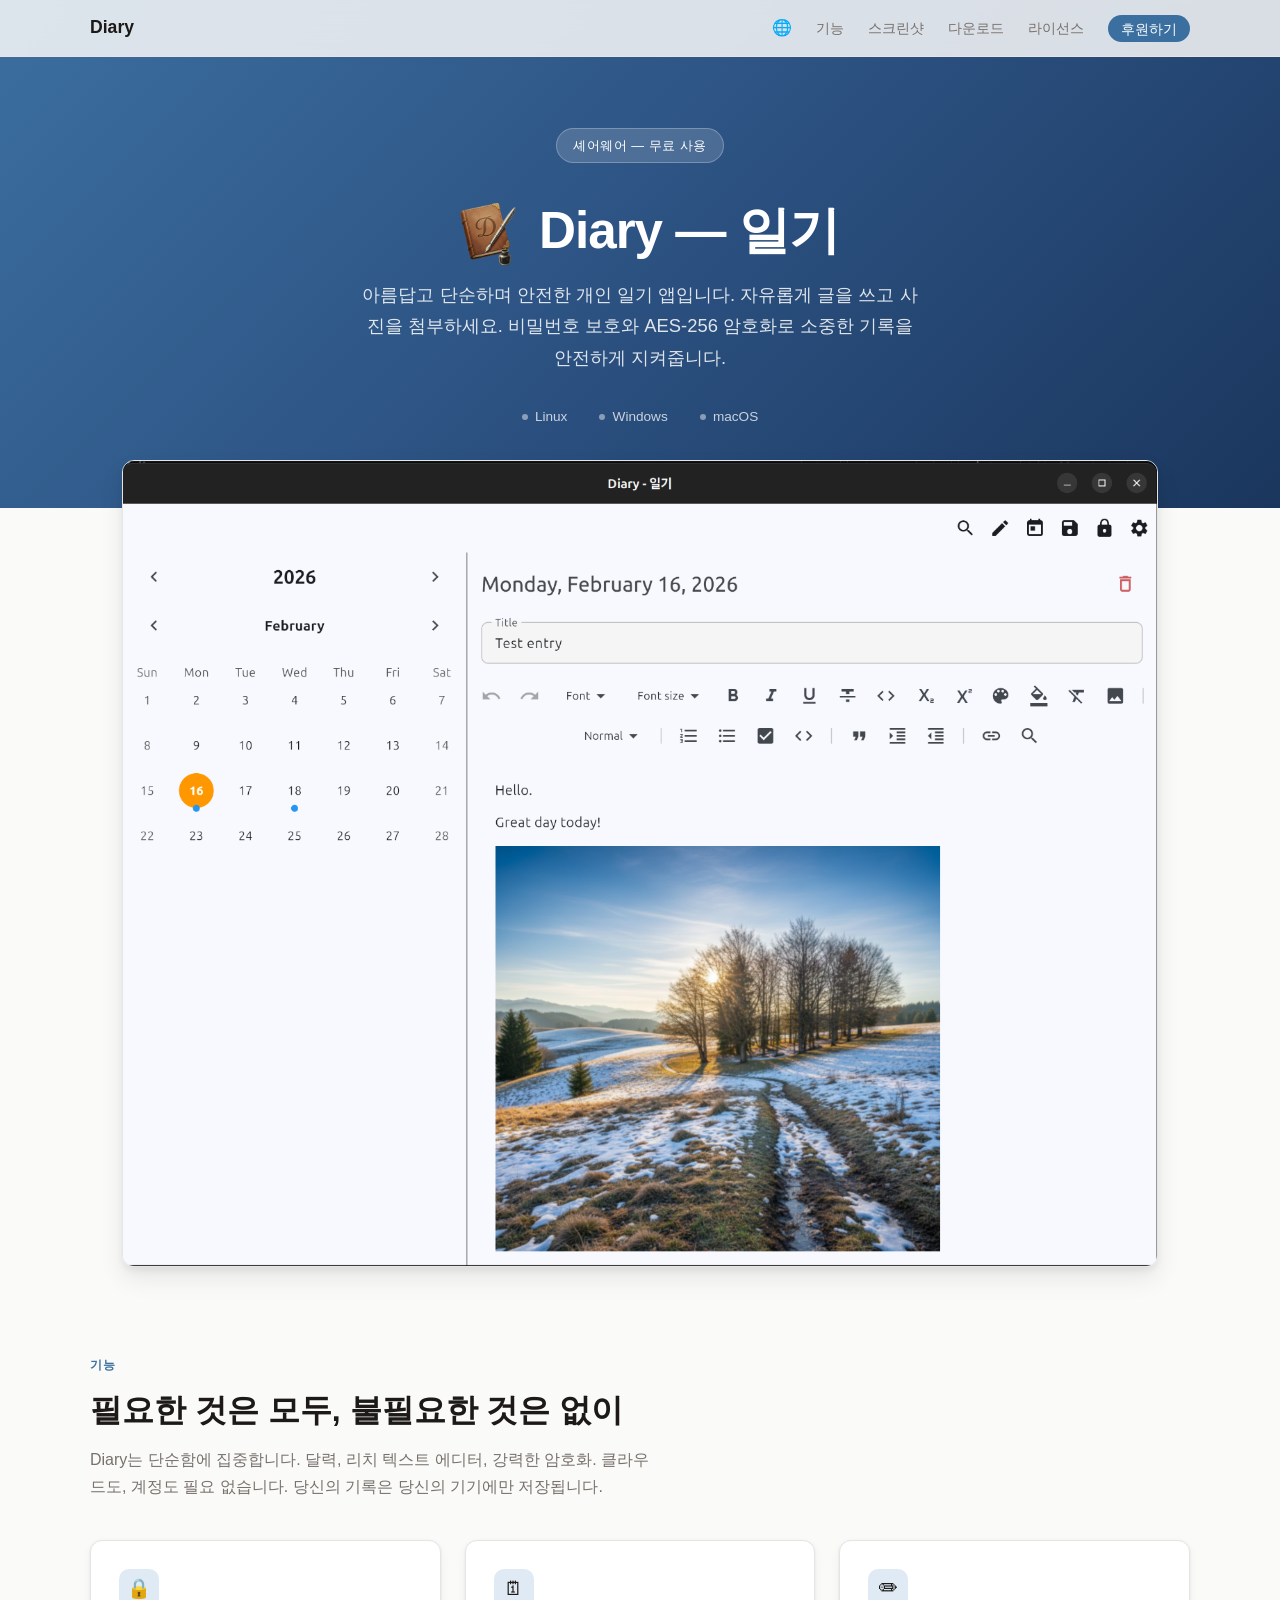
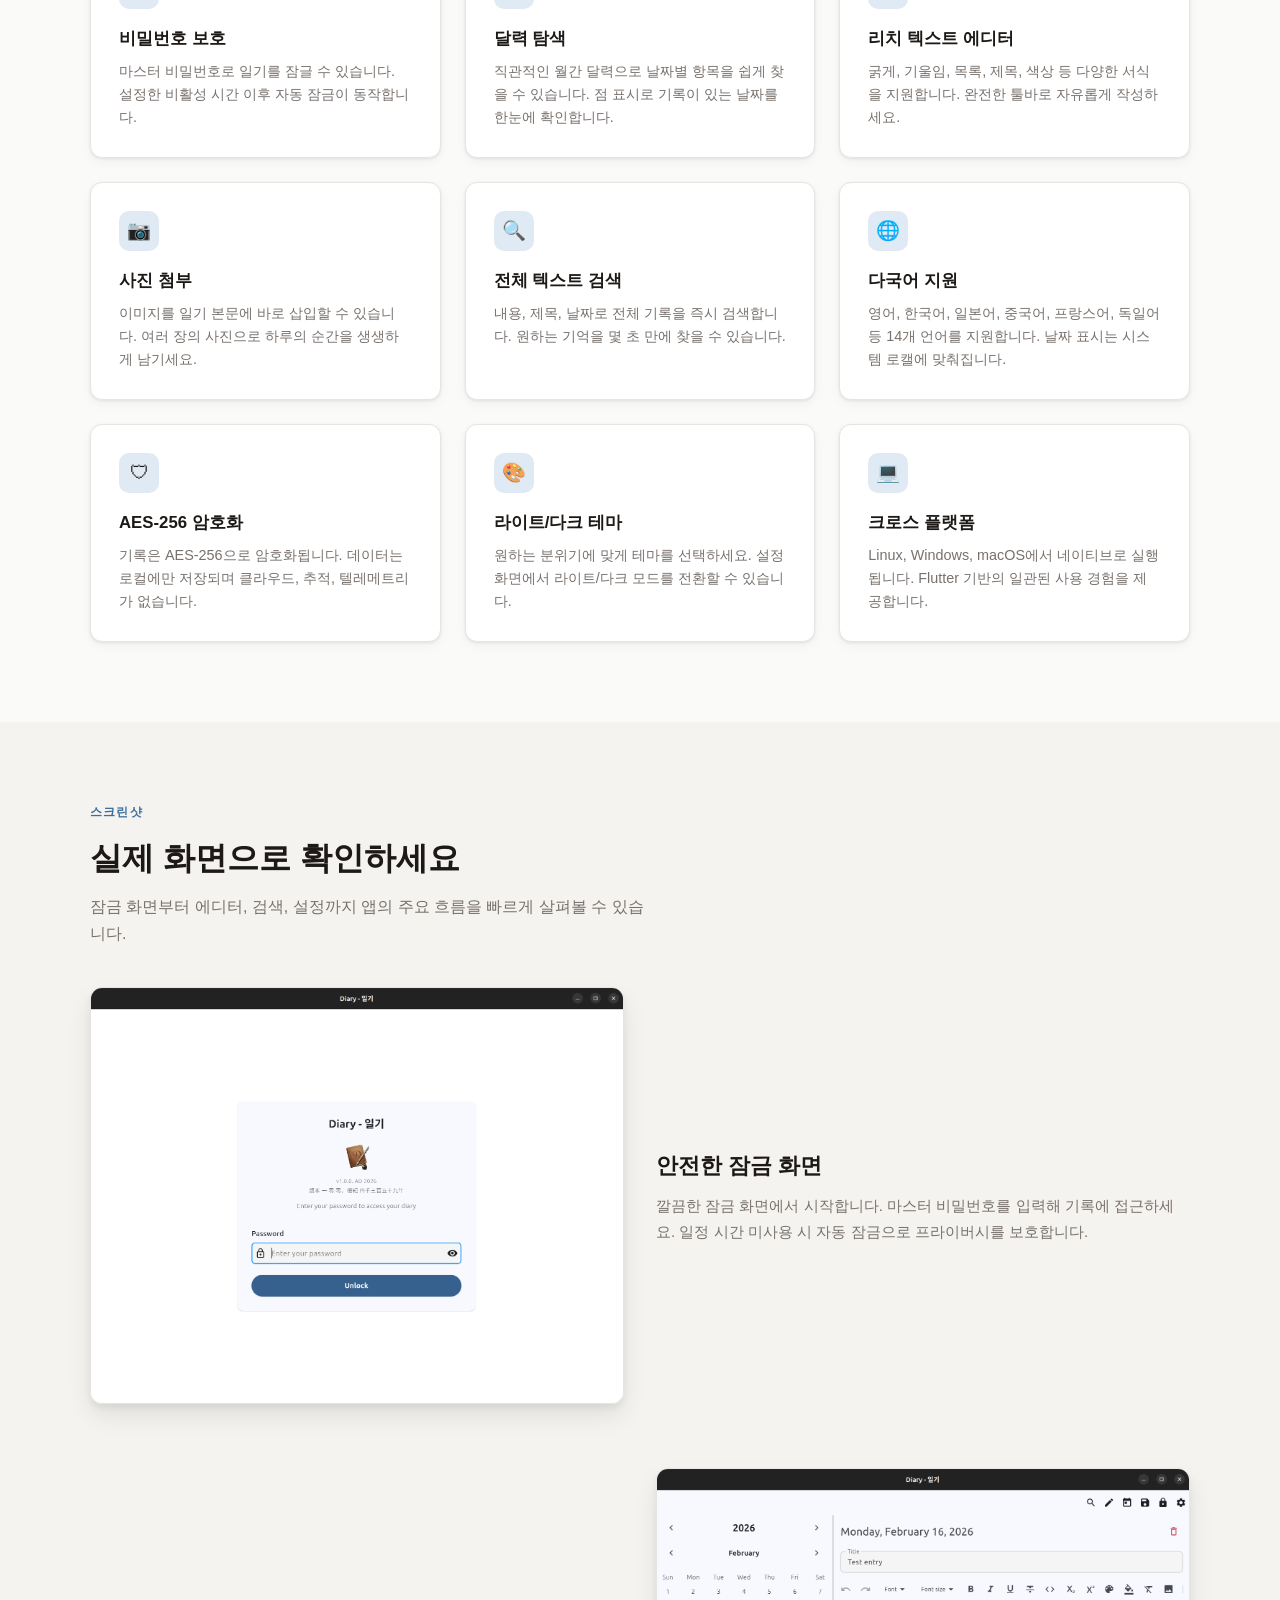
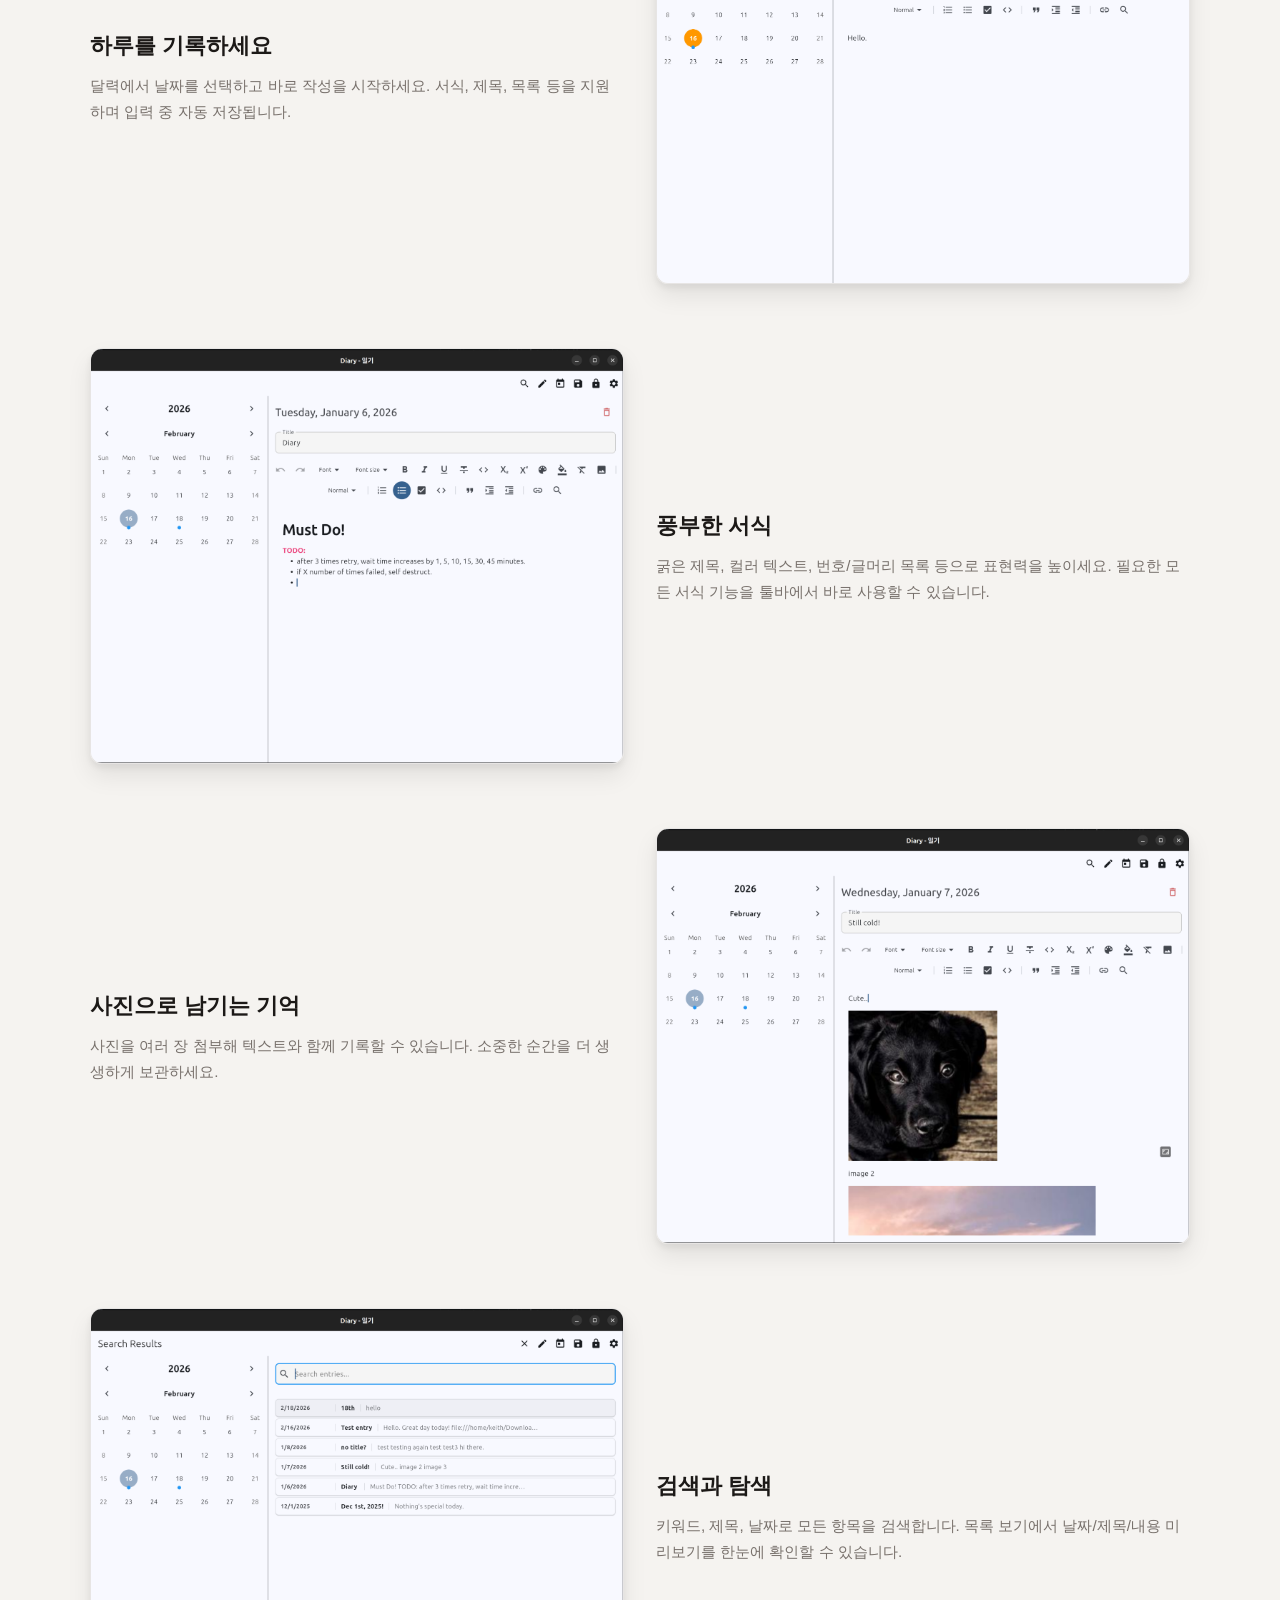
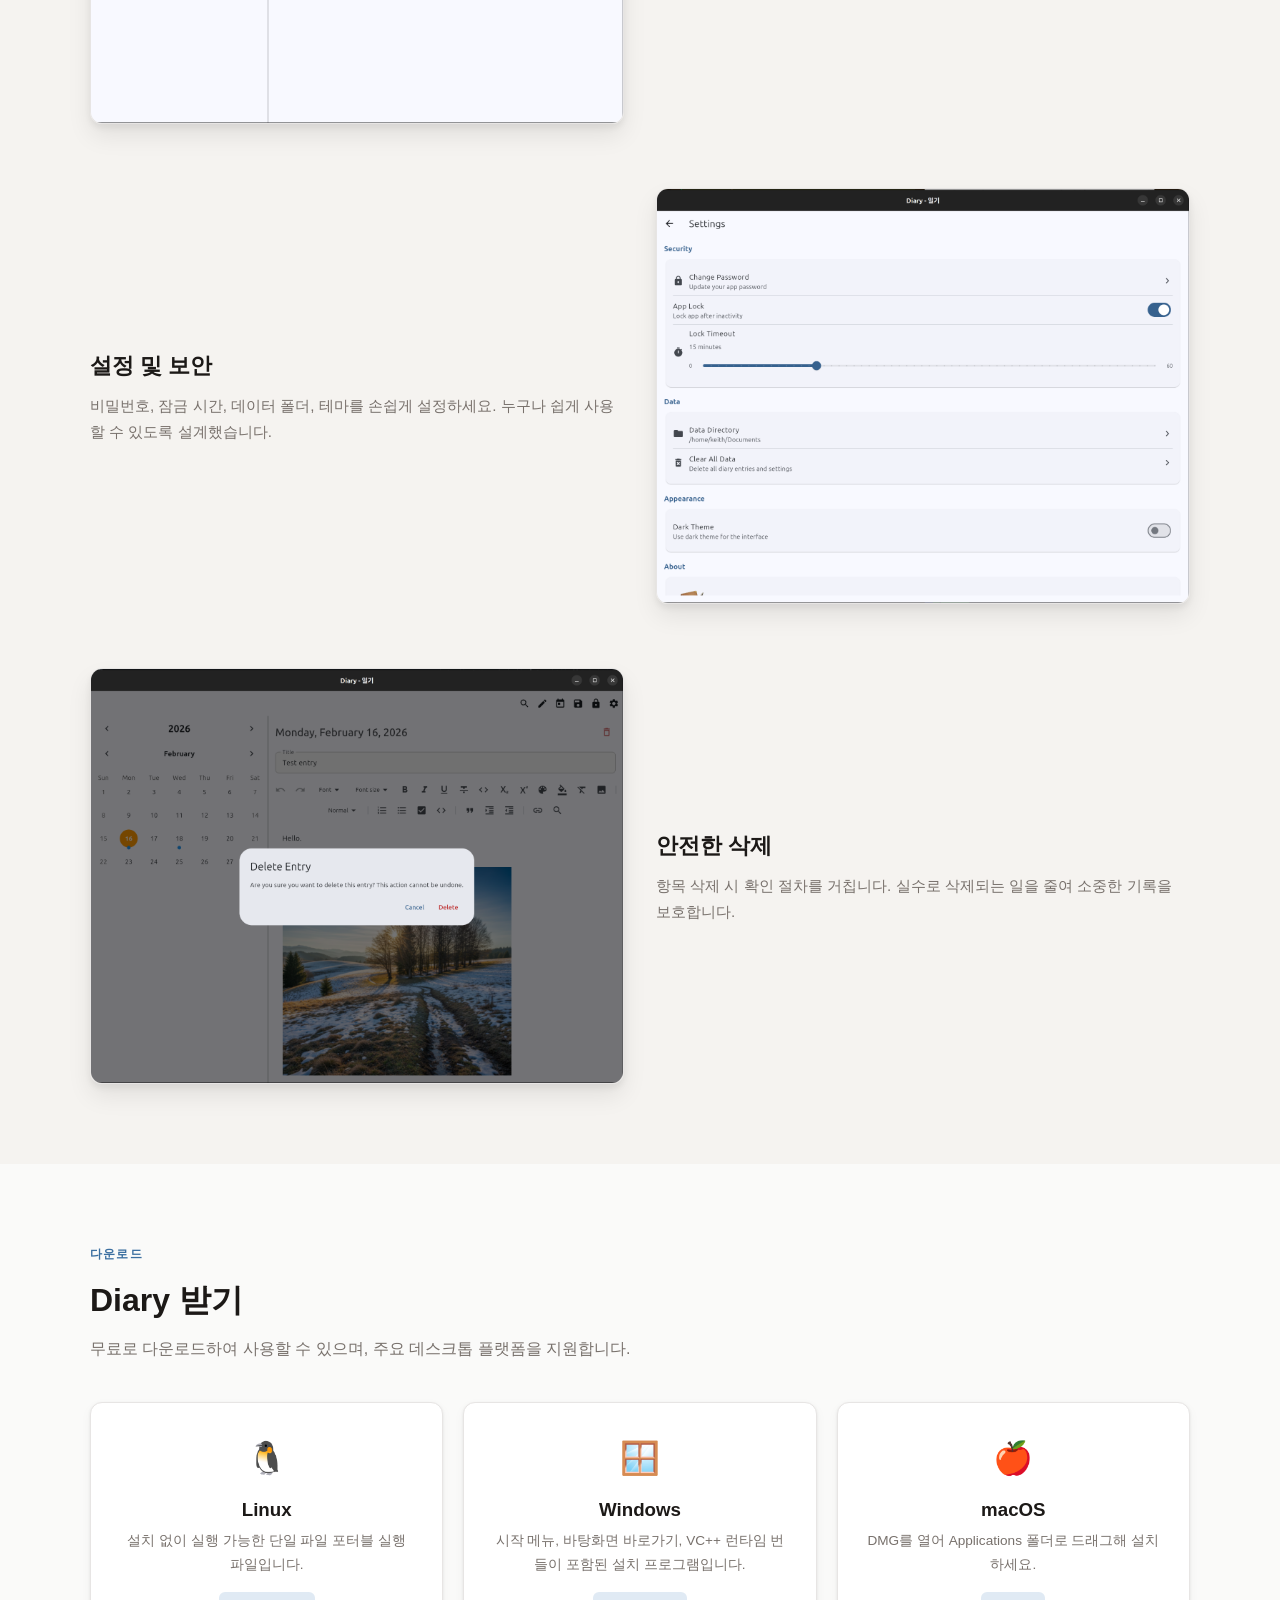
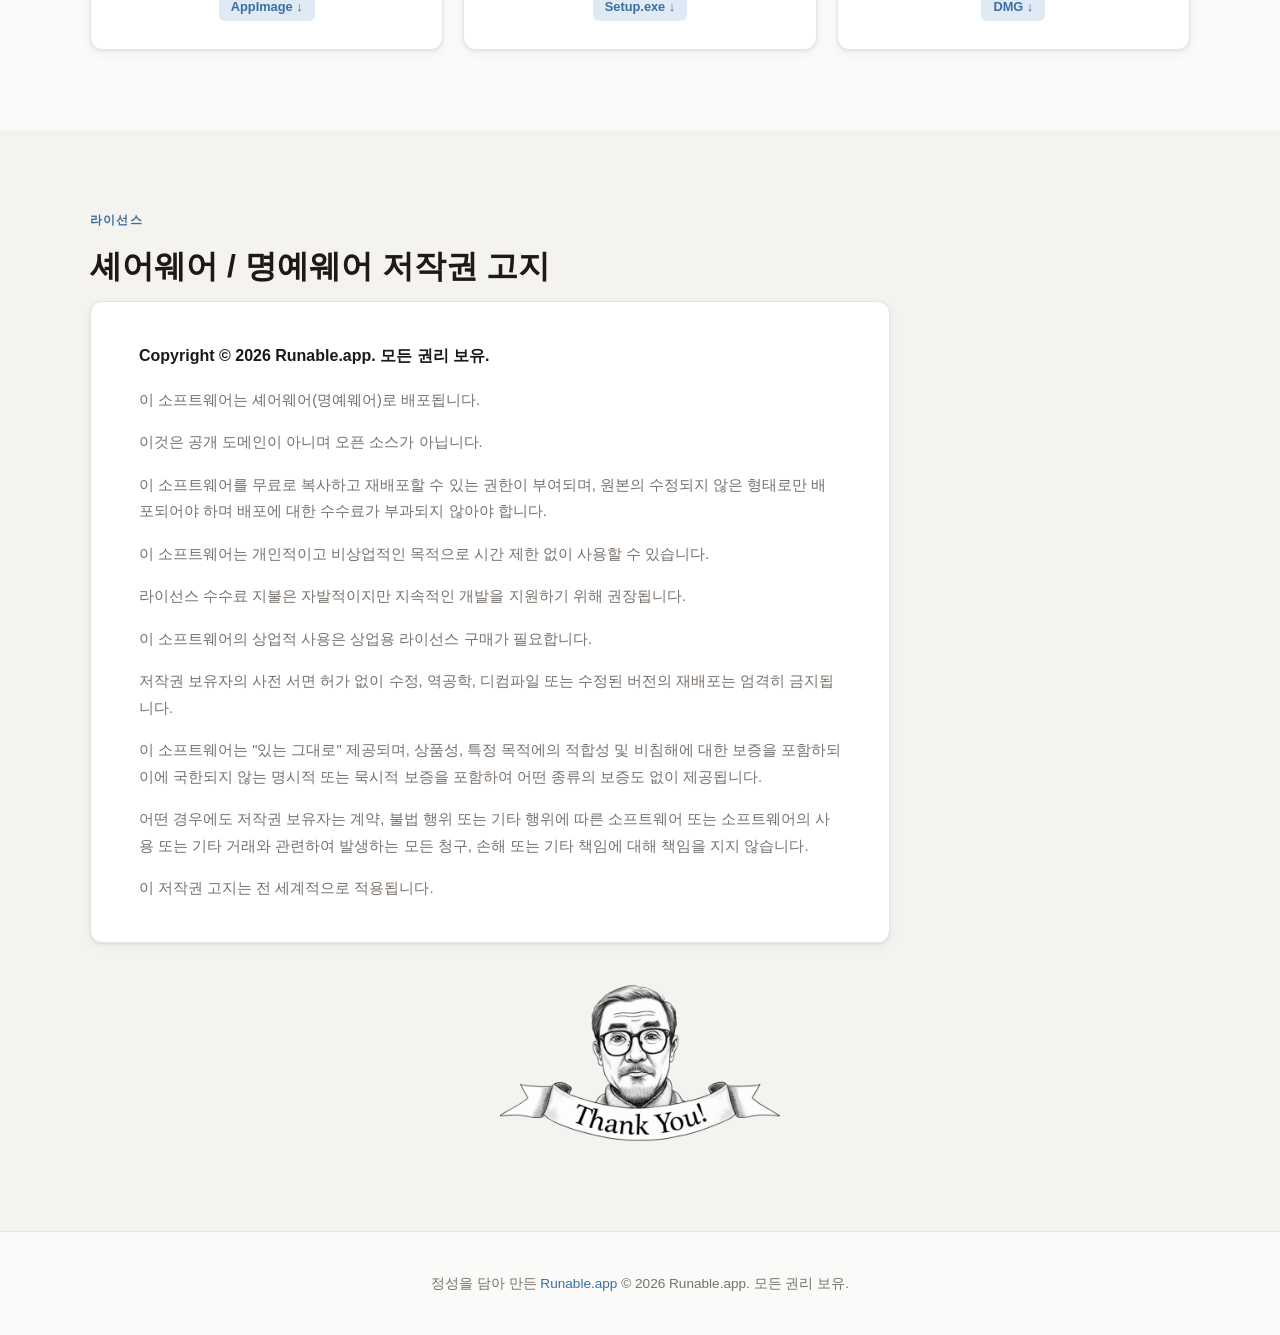
<file: docs/ko.html>
<!DOCTYPE html>
<html lang="ko">
<head>
  <!-- Google tag (gtag.js) -->
<script async src="https://www.googletagmanager.com/gtag/js?id=G-D95Y7T6LYM"></script>
<script>
  window.dataLayer = window.dataLayer || [];
  function gtag(){dataLayer.push(arguments);}
  gtag('js', new Date());

  gtag('config', 'G-D95Y7T6LYM');
</script>
  <meta charset="UTF-8">
  <meta name="viewport" content="width=device-width, initial-scale=1.0">
  <title>Diary - 안전한 개인 일기 앱</title>
  <link rel="icon" href="https://runableapp.github.io/i/favicon.ico" type="image/x-icon">
  <link rel="stylesheet" href="style.css">
<script async src="https://www.googletagmanager.com/gtag/js?id=G-D95Y7T6LYM"></script>
</head>
<body>

<nav>
  <div class="inner">
    <a href="#" class="brand">Diary</a>
    <ul>
      <li class="language-menu">
        <button type="button" class="language-button" aria-label="언어 변경" title="언어 변경" aria-expanded="false" aria-haspopup="true">
          <span class="language-emoji" aria-hidden="true">🌐</span>
        </button>
        <div class="language-dropdown" role="menu" aria-label="언어 선택기">
          <a href="ko.html" role="menuitem">한국어</a>
          <a href="zh.html" role="menuitem">中文</a>
          <a href="ja.html" role="menuitem">日本語</a>
          <a href="index.html" role="menuitem">English</a>
        </div>
      </li>
      <li><a href="#features">기능</a></li>
      <li><a href="#screenshots">스크린샷</a></li>
      <li><a href="#download">다운로드</a></li>
      <li><a href="#license">라이선스</a></li>
      <li><a href="https://buy.polar.sh/polar_cl_9izz0dtlD6JkQ9uSL1QdoynWDu4lepYG2X2MA3uPFGn" class="buy-button">후원하기</a></li>
    </ul>
  </div>
</nav>

<section class="hero">
  <div class="badge">셰어웨어 &mdash; 무료 사용</div>
  <h1 class="hero-title">
    <img src="i/diary.png" alt="Diary 앱 아이콘">
    <span>Diary &mdash; 일기</span>
  </h1>
  <p class="subtitle">
    아름답고 단순하며 안전한 개인 일기 앱입니다. 자유롭게 글을 쓰고 사진을 첨부하세요.
    비밀번호 보호와 AES-256 암호화로 소중한 기록을 안전하게 지켜줍니다.
  </p>
  <div class="platforms">
    <span>Linux</span>
    <span>Windows</span>
    <span>macOS</span>
  </div>
</section>

<div class="showcase">
  <img src="i/entry_with_photo.png" alt="사진이 포함된 일기 항목 화면">
</div>

<section id="features">
  <div class="container">
    <p class="section-label">기능</p>
    <h2 class="section-title">필요한 것은 모두, 불필요한 것은 없이</h2>
    <p class="section-desc">
      Diary는 단순함에 집중합니다. 달력, 리치 텍스트 에디터, 강력한 암호화.
      클라우드도, 계정도 필요 없습니다. 당신의 기록은 당신의 기기에만 저장됩니다.
    </p>
    <div class="features-grid">
      <div class="feature-card">
        <div class="icon">&#x1F512;</div>
        <h3>비밀번호 보호</h3>
        <p>마스터 비밀번호로 일기를 잠글 수 있습니다. 설정한 비활성 시간 이후 자동 잠금이 동작합니다.</p>
      </div>
      <div class="feature-card">
        <div class="icon">&#x1F5D3;</div>
        <h3>달력 탐색</h3>
        <p>직관적인 월간 달력으로 날짜별 항목을 쉽게 찾을 수 있습니다. 점 표시로 기록이 있는 날짜를 한눈에 확인합니다.</p>
      </div>
      <div class="feature-card">
        <div class="icon">&#x270F;</div>
        <h3>리치 텍스트 에디터</h3>
        <p>굵게, 기울임, 목록, 제목, 색상 등 다양한 서식을 지원합니다. 완전한 툴바로 자유롭게 작성하세요.</p>
      </div>
      <div class="feature-card">
        <div class="icon">&#x1F4F7;</div>
        <h3>사진 첨부</h3>
        <p>이미지를 일기 본문에 바로 삽입할 수 있습니다. 여러 장의 사진으로 하루의 순간을 생생하게 남기세요.</p>
      </div>
      <div class="feature-card">
        <div class="icon">&#x1F50D;</div>
        <h3>전체 텍스트 검색</h3>
        <p>내용, 제목, 날짜로 전체 기록을 즉시 검색합니다. 원하는 기억을 몇 초 만에 찾을 수 있습니다.</p>
      </div>
      <div class="feature-card">
        <div class="icon">&#x1F310;</div>
        <h3>다국어 지원</h3>
        <p>영어, 한국어, 일본어, 중국어, 프랑스어, 독일어 등 14개 언어를 지원합니다. 날짜 표시는 시스템 로캘에 맞춰집니다.</p>
      </div>
      <div class="feature-card">
        <div class="icon">&#x1F6E1;</div>
        <h3>AES-256 암호화</h3>
        <p>기록은 AES-256으로 암호화됩니다. 데이터는 로컬에만 저장되며 클라우드, 추적, 텔레메트리가 없습니다.</p>
      </div>
      <div class="feature-card">
        <div class="icon">&#x1F3A8;</div>
        <h3>라이트/다크 테마</h3>
        <p>원하는 분위기에 맞게 테마를 선택하세요. 설정 화면에서 라이트/다크 모드를 전환할 수 있습니다.</p>
      </div>
      <div class="feature-card">
        <div class="icon">&#x1F4BB;</div>
        <h3>크로스 플랫폼</h3>
        <p>Linux, Windows, macOS에서 네이티브로 실행됩니다. Flutter 기반의 일관된 사용 경험을 제공합니다.</p>
      </div>
    </div>
  </div>
</section>

<section id="screenshots" class="alt">
  <div class="container">
    <p class="section-label">스크린샷</p>
    <h2 class="section-title">실제 화면으로 확인하세요</h2>
    <p class="section-desc">잠금 화면부터 에디터, 검색, 설정까지 앱의 주요 흐름을 빠르게 살펴볼 수 있습니다.</p>

    <div class="screenshot-row">
      <img src="i/main-lock-screen.png" alt="비밀번호 입력 잠금 화면">
      <div class="text">
        <h3>안전한 잠금 화면</h3>
        <p>깔끔한 잠금 화면에서 시작합니다. 마스터 비밀번호를 입력해 기록에 접근하세요. 일정 시간 미사용 시 자동 잠금으로 프라이버시를 보호합니다.</p>
      </div>
    </div>

    <div class="screenshot-row reverse">
      <img src="i/entry.png" alt="달력과 리치 텍스트 툴바가 있는 편집 화면">
      <div class="text">
        <h3>하루를 기록하세요</h3>
        <p>달력에서 날짜를 선택하고 바로 작성을 시작하세요. 서식, 제목, 목록 등을 지원하며 입력 중 자동 저장됩니다.</p>
      </div>
    </div>

    <div class="screenshot-row">
      <img src="i/entry_font_and_list.png" alt="제목, 색상, 목록 등 서식 적용 화면">
      <div class="text">
        <h3>풍부한 서식</h3>
        <p>굵은 제목, 컬러 텍스트, 번호/글머리 목록 등으로 표현력을 높이세요. 필요한 모든 서식 기능을 툴바에서 바로 사용할 수 있습니다.</p>
      </div>
    </div>

    <div class="screenshot-row reverse">
      <img src="i/multiple_photos.png" alt="여러 장의 사진이 포함된 항목">
      <div class="text">
        <h3>사진으로 남기는 기억</h3>
        <p>사진을 여러 장 첨부해 텍스트와 함께 기록할 수 있습니다. 소중한 순간을 더 생생하게 보관하세요.</p>
      </div>
    </div>

    <div class="screenshot-row">
      <img src="i/list_search.png" alt="검색 결과 목록 화면">
      <div class="text">
        <h3>검색과 탐색</h3>
        <p>키워드, 제목, 날짜로 모든 항목을 검색합니다. 목록 보기에서 날짜/제목/내용 미리보기를 한눈에 확인할 수 있습니다.</p>
      </div>
    </div>

    <div class="screenshot-row reverse">
      <img src="i/settings.png" alt="보안, 데이터, 표시 설정 화면">
      <div class="text">
        <h3>설정 및 보안</h3>
        <p>비밀번호, 잠금 시간, 데이터 폴더, 테마를 손쉽게 설정하세요. 누구나 쉽게 사용할 수 있도록 설계했습니다.</p>
      </div>
    </div>

    <div class="screenshot-row">
      <img src="i/delete_entry.png" alt="삭제 확인 대화상자">
      <div class="text">
        <h3>안전한 삭제</h3>
        <p>항목 삭제 시 확인 절차를 거칩니다. 실수로 삭제되는 일을 줄여 소중한 기록을 보호합니다.</p>
      </div>
    </div>
  </div>
</section>

<section id="download">
  <div class="container">
    <p class="section-label">다운로드</p>
    <h2 class="section-title">Diary 받기</h2>
    <p class="section-desc">무료로 다운로드하여 사용할 수 있으며, 주요 데스크톱 플랫폼을 지원합니다.</p>
    <div class="download-grid">
      <a href="files/diary-1.0.0-x86_64.AppImage" class="download-card" download>
        <div class="os">&#x1F427;</div>
        <h3>Linux</h3>
        <p>설치 없이 실행 가능한 단일 파일 포터블 실행 파일입니다.</p>
        <span class="format">AppImage &darr;</span>
      </a>
      <a href="files/diary-windows-x64-setup.exe" class="download-card" download>
        <div class="os">&#x1FA9F;</div>
        <h3>Windows</h3>
        <p>시작 메뉴, 바탕화면 바로가기, VC++ 런타임 번들이 포함된 설치 프로그램입니다.</p>
        <span class="format">Setup.exe &darr;</span>
      </a>
      <a href="files/diary-macos.dmg" class="download-card" download>
        <div class="os">&#x1F34E;</div>
        <h3>macOS</h3>
        <p>DMG를 열어 Applications 폴더로 드래그해 설치하세요.</p>
        <span class="format">DMG &darr;</span>
      </a>
    </div>
  </div>
</section>

<section id="license" class="alt">
  <div class="container">
    <p class="section-label">라이선스</p>
    <h2 class="section-title">셰어웨어 / 명예웨어 저작권 고지</h2>
    <div class="license-box">
      <p>Copyright &copy; 2026 <a href="https://runable.app">Runable.app</a>. 모든 권리 보유.</p>
      <p>이 소프트웨어는 셰어웨어(명예웨어)로 배포됩니다.</p>
      <p>이것은 공개 도메인이 아니며 오픈 소스가 아닙니다.</p>
      <p>이 소프트웨어를 무료로 복사하고 재배포할 수 있는 권한이 부여되며, 원본의 수정되지 않은 형태로만 배포되어야 하며 배포에 대한 수수료가 부과되지 않아야 합니다.</p>
      <p>이 소프트웨어는 개인적이고 비상업적인 목적으로 시간 제한 없이 사용할 수 있습니다.</p>
      <p>라이선스 수수료 지불은 자발적이지만 지속적인 개발을 지원하기 위해 권장됩니다.</p>
      <p>이 소프트웨어의 상업적 사용은 상업용 라이선스 구매가 필요합니다.</p>
      <p>저작권 보유자의 사전 서면 허가 없이 수정, 역공학, 디컴파일 또는 수정된 버전의 재배포는 엄격히 금지됩니다.</p>
      <p>이 소프트웨어는 "있는 그대로" 제공되며, 상품성, 특정 목적에의 적합성 및 비침해에 대한 보증을 포함하되 이에 국한되지 않는 명시적 또는 묵시적 보증을 포함하여 어떤 종류의 보증도 없이 제공됩니다.</p>
      <p>어떤 경우에도 저작권 보유자는 계약, 불법 행위 또는 기타 행위에 따른 소프트웨어 또는 소프트웨어의 사용 또는 기타 거래와 관련하여 발생하는 모든 청구, 손해 또는 기타 책임에 대해 책임을 지지 않습니다.</p>
      <p>이 저작권 고지는 전 세계적으로 적용됩니다.</p>
    </div>
    <div style="text-align: center; margin-top: 2.5rem;">
      <img src="i/runable-thankyou-midsize.webp" alt="Runable.app의 감사 인사" style="max-width: 280px; border-radius: 12px;">
    </div>
  </div>
</section>

<footer>
  <p>
    정성을 담아 만든 <a href="https://runable.app" style="text-decoration: none;">Runable.app</a>
    &copy; 2026 Runable.app. 모든 권리 보유.
  </p>
</footer>

<script src="script.js"></script>
</body>
</html>
</file>
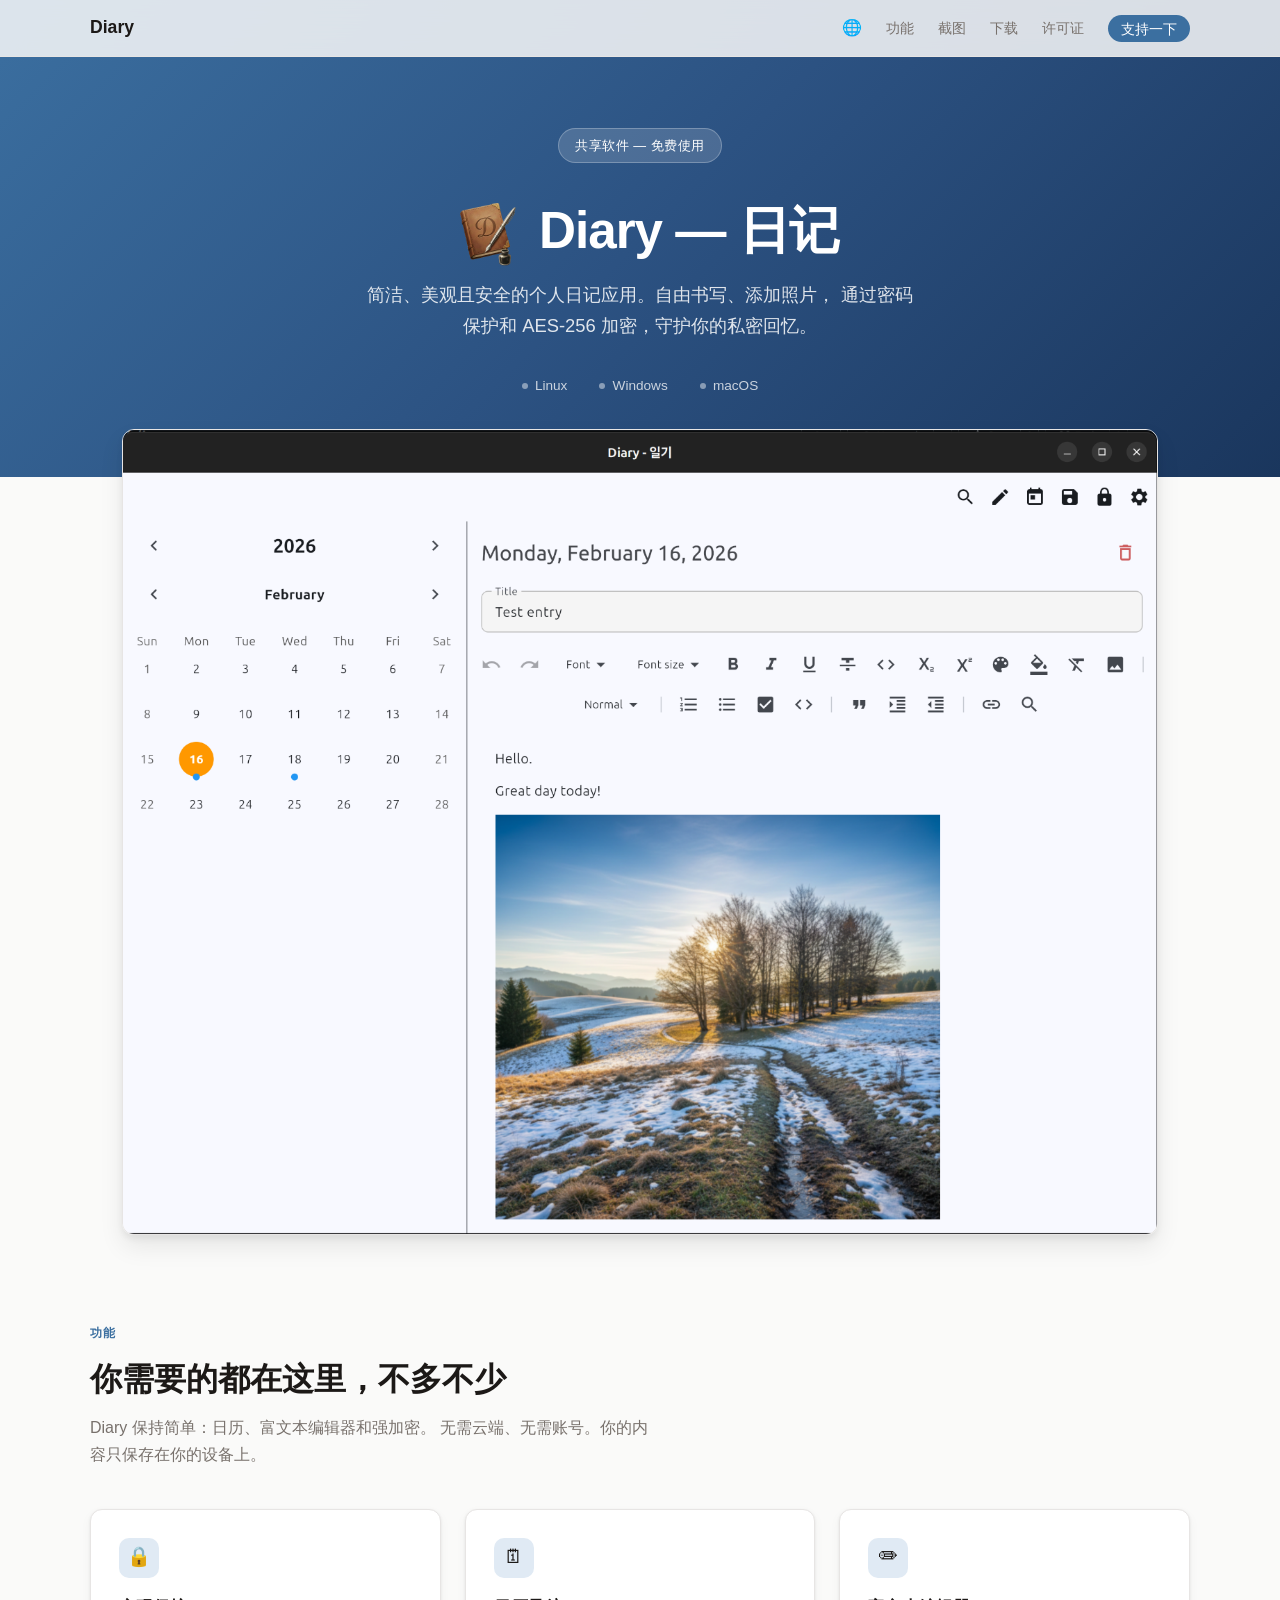
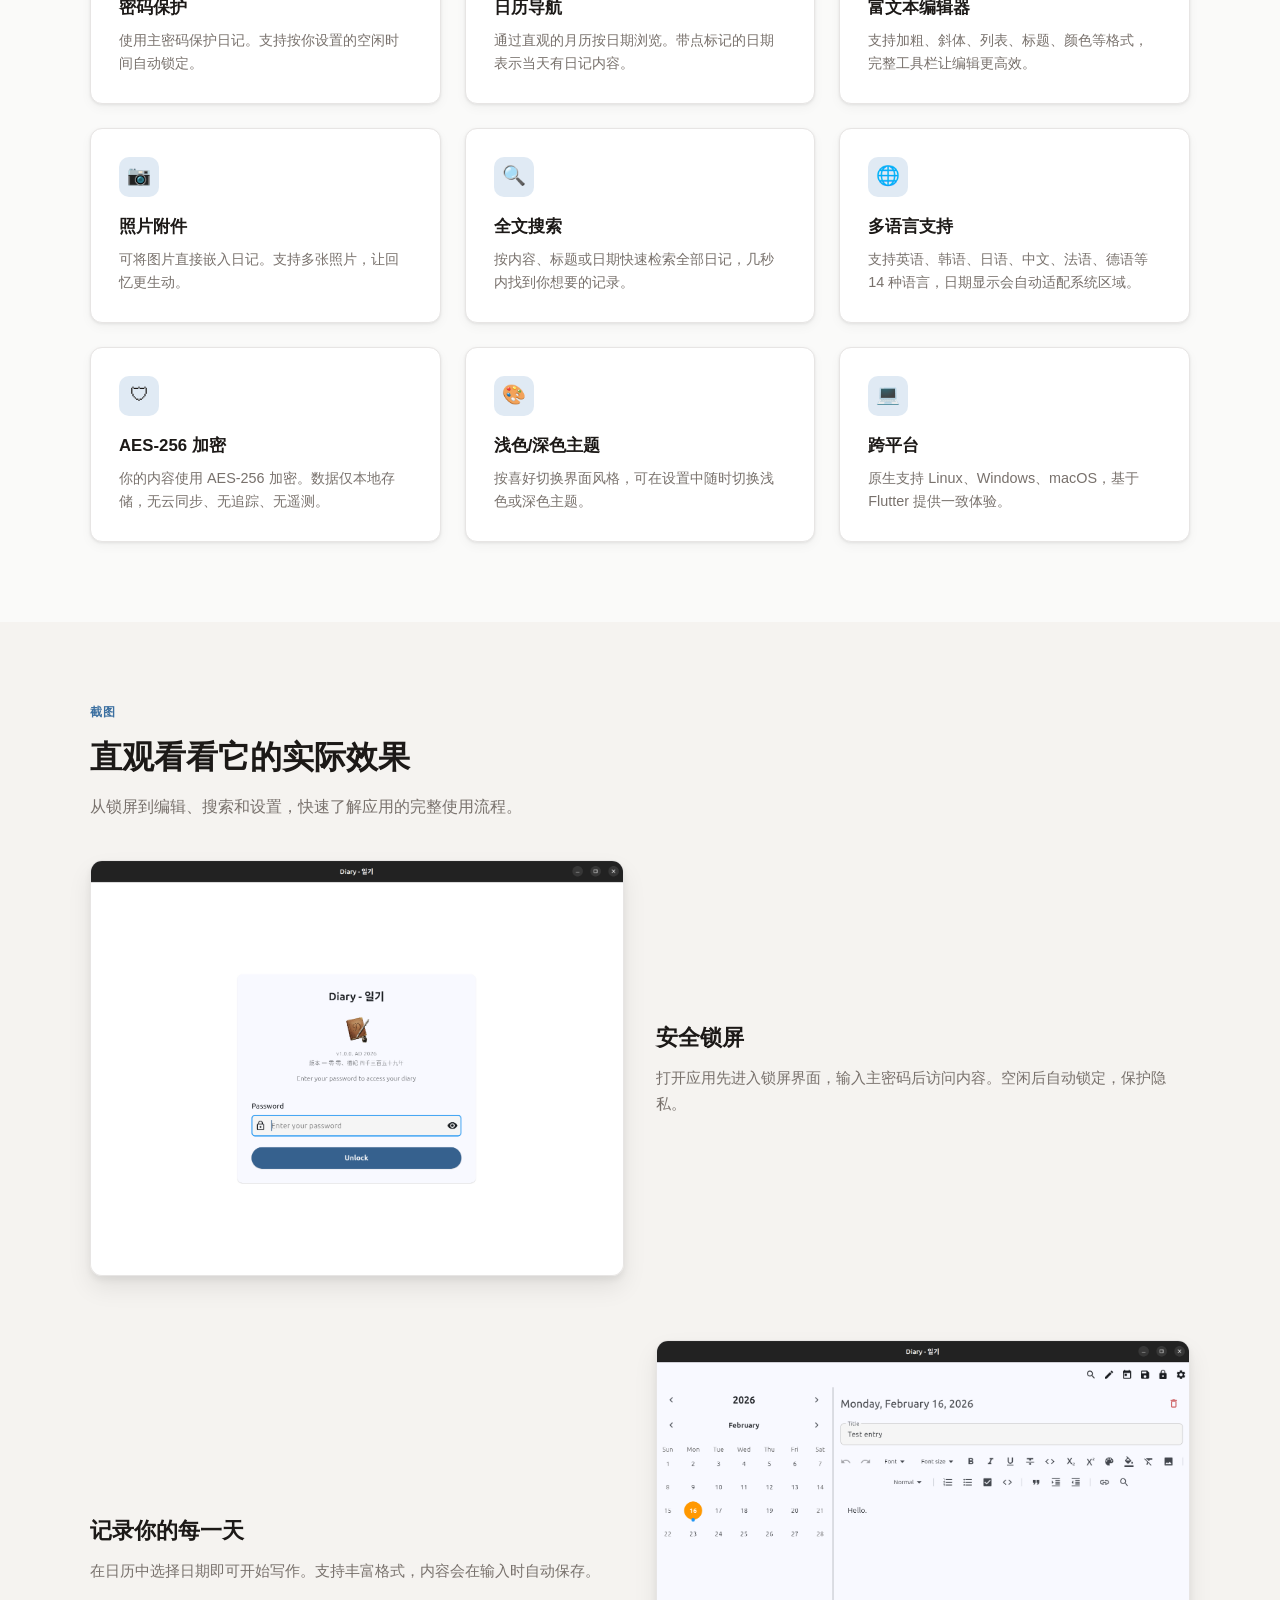
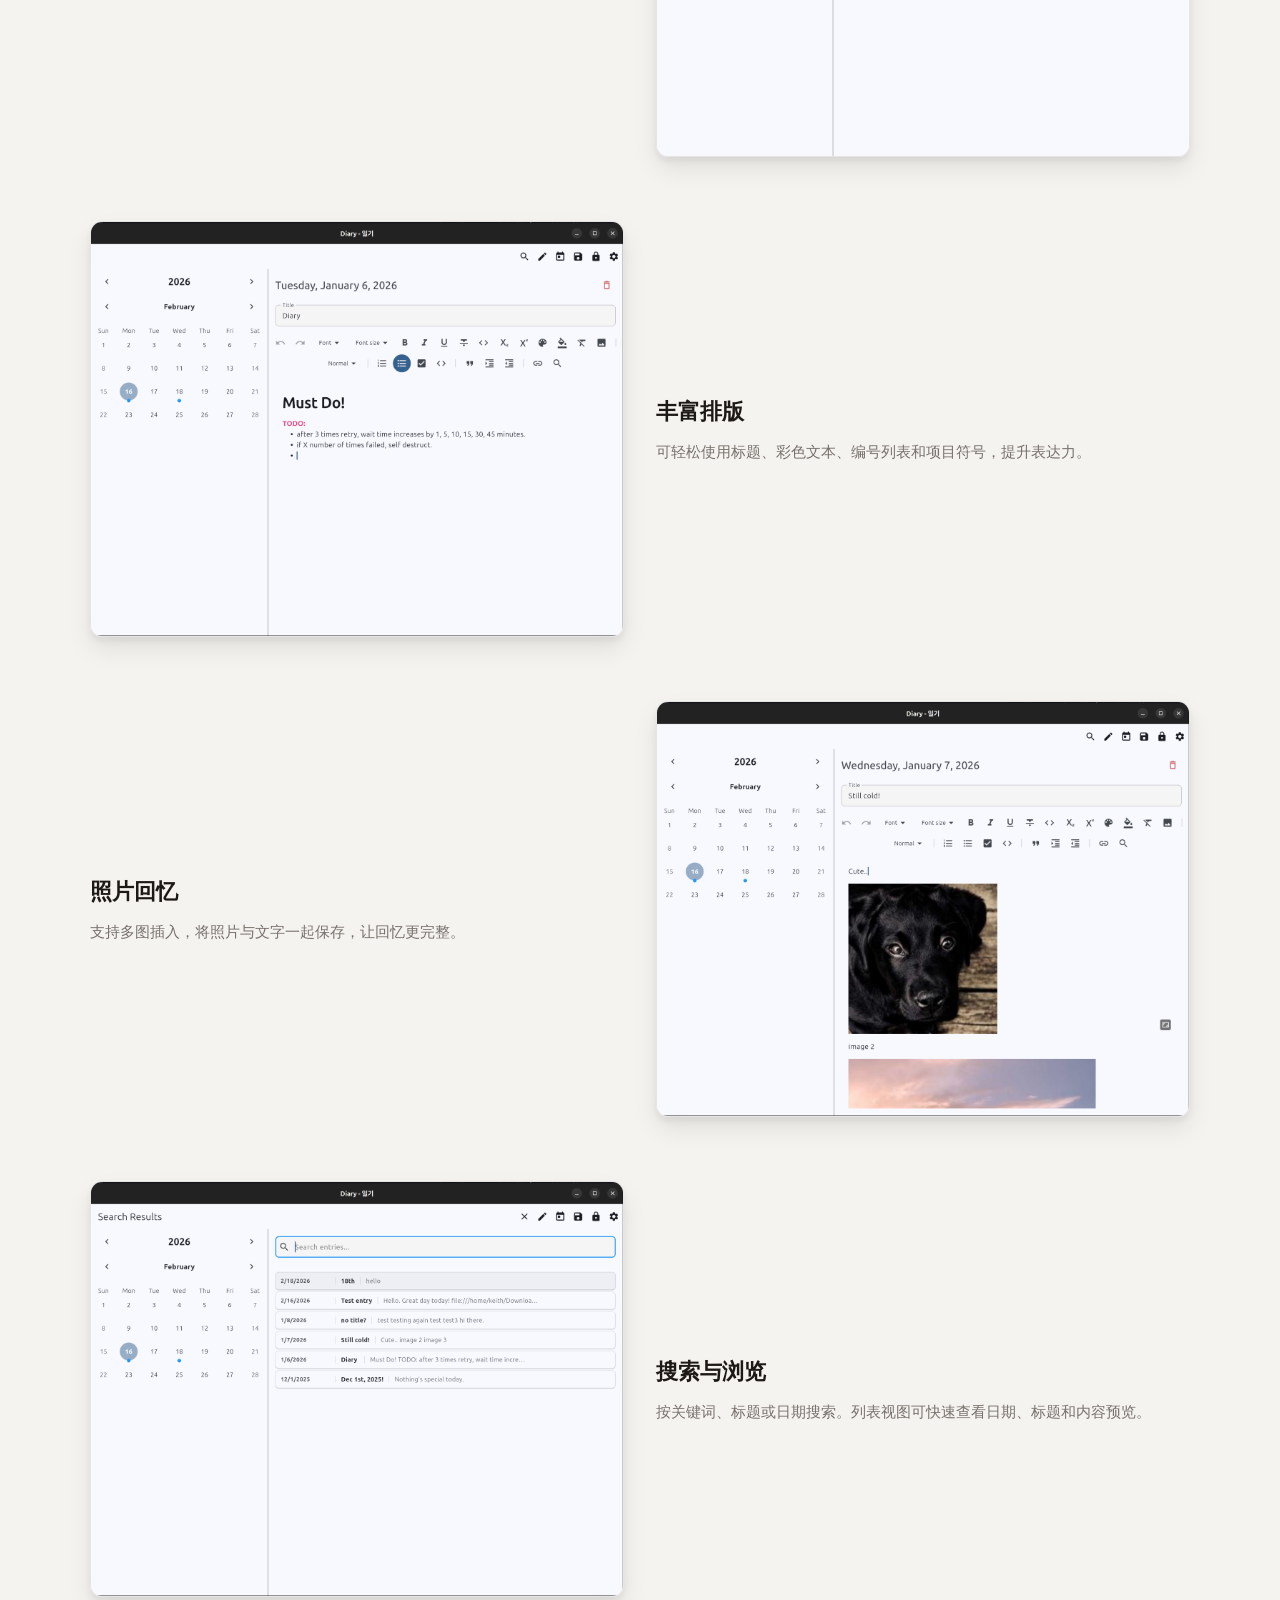
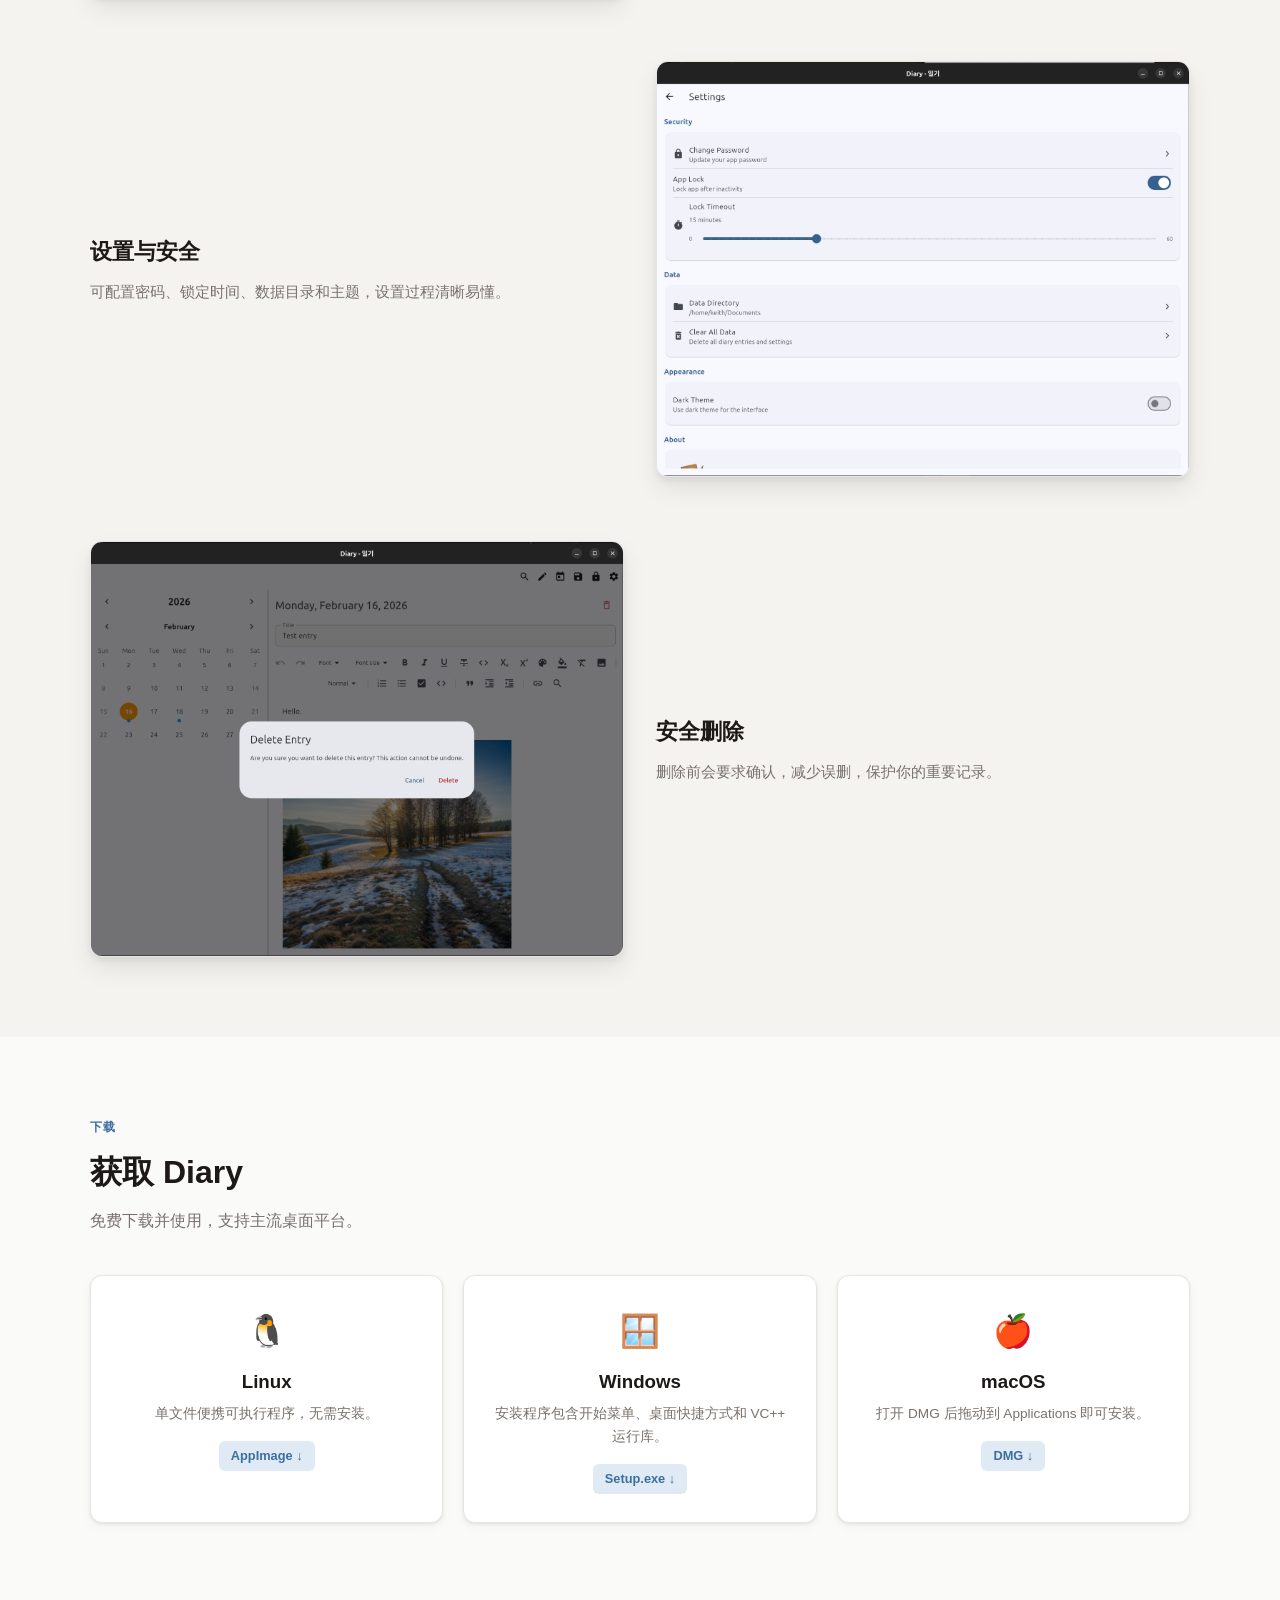
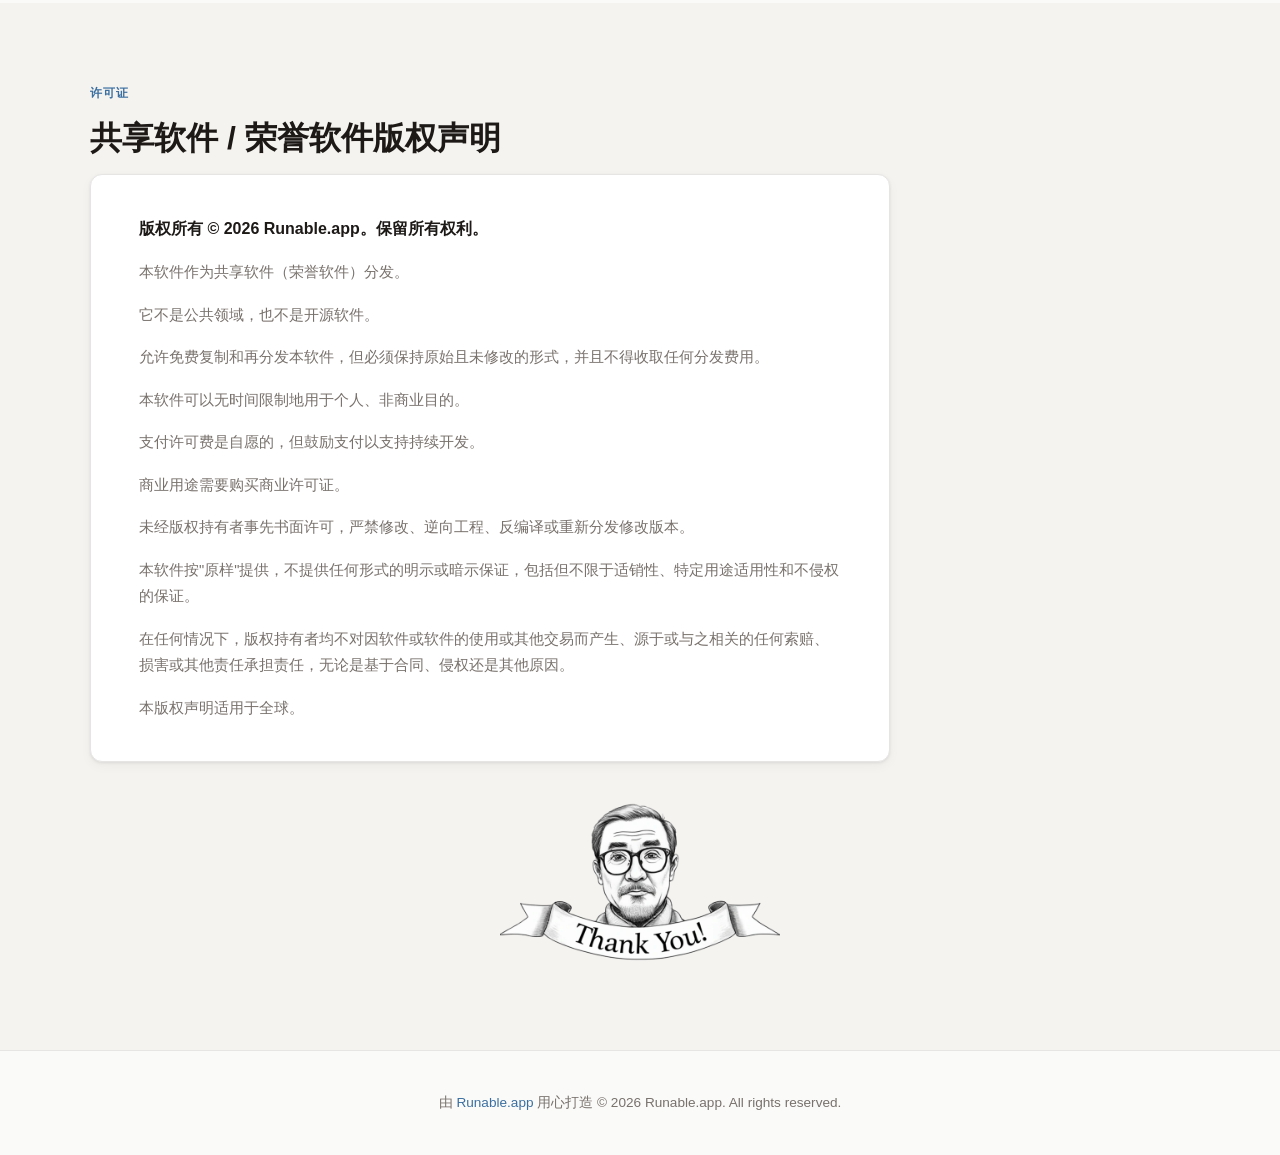
<file: docs/zh.html>
<!DOCTYPE html>
<html lang="zh-CN">
<head>
  <!-- Google tag (gtag.js) -->
<script async src="https://www.googletagmanager.com/gtag/js?id=G-D95Y7T6LYM"></script>
<script>
  window.dataLayer = window.dataLayer || [];
  function gtag(){dataLayer.push(arguments);}
  gtag('js', new Date());
  gtag('config', 'G-D95Y7T6LYM');
</script>
  <meta charset="UTF-8">
  <meta name="viewport" content="width=device-width, initial-scale=1.0">
  <title>Diary - 安全的个人日记应用</title>
  <link rel="icon" href="https://runableapp.github.io/i/favicon.ico" type="image/x-icon">
  <link rel="stylesheet" href="style.css">
<script async src="https://www.googletagmanager.com/gtag/js?id=G-D95Y7T6LYM"></script>
</head>
<body>

<nav>
  <div class="inner">
    <a href="#" class="brand">Diary</a>
    <ul>
      <li class="language-menu">
        <button type="button" class="language-button" aria-label="切换语言" title="切换语言" aria-expanded="false" aria-haspopup="true">
          <span class="language-emoji" aria-hidden="true">🌐</span>
        </button>
        <div class="language-dropdown" role="menu" aria-label="语言选择器">
          <a href="ko.html" role="menuitem">한국어</a>
          <a href="zh.html" role="menuitem">中文</a>
          <a href="ja.html" role="menuitem">日本語</a>
          <a href="index.html" role="menuitem">English</a>
        </div>
      </li>
      <li><a href="#features">功能</a></li>
      <li><a href="#screenshots">截图</a></li>
      <li><a href="#download">下载</a></li>
      <li><a href="#license">许可证</a></li>
      <li><a href="https://buy.polar.sh/polar_cl_9izz0dtlD6JkQ9uSL1QdoynWDu4lepYG2X2MA3uPFGn" class="buy-button">支持一下</a></li>
    </ul>
  </div>
</nav>

<section class="hero">
  <div class="badge">共享软件 &mdash; 免费使用</div>
  <h1 class="hero-title">
    <img src="i/diary.png" alt="Diary 应用图标">
    <span>Diary &mdash; 日记</span>
  </h1>
  <p class="subtitle">
    简洁、美观且安全的个人日记应用。自由书写、添加照片，
    通过密码保护和 AES-256 加密，守护你的私密回忆。
  </p>
  <div class="platforms">
    <span>Linux</span><span>Windows</span><span>macOS</span>
  </div>
</section>

<div class="showcase">
  <img src="i/entry_with_photo.png" alt="含照片的日记条目界面">
</div>

<section id="features">
  <div class="container">
    <p class="section-label">功能</p>
    <h2 class="section-title">你需要的都在这里，不多不少</h2>
    <p class="section-desc">
      Diary 保持简单：日历、富文本编辑器和强加密。
      无需云端、无需账号。你的内容只保存在你的设备上。
    </p>
    <div class="features-grid">
      <div class="feature-card"><div class="icon">&#x1F512;</div><h3>密码保护</h3><p>使用主密码保护日记。支持按你设置的空闲时间自动锁定。</p></div>
      <div class="feature-card"><div class="icon">&#x1F5D3;</div><h3>日历导航</h3><p>通过直观的月历按日期浏览。带点标记的日期表示当天有日记内容。</p></div>
      <div class="feature-card"><div class="icon">&#x270F;</div><h3>富文本编辑器</h3><p>支持加粗、斜体、列表、标题、颜色等格式，完整工具栏让编辑更高效。</p></div>
      <div class="feature-card"><div class="icon">&#x1F4F7;</div><h3>照片附件</h3><p>可将图片直接嵌入日记。支持多张照片，让回忆更生动。</p></div>
      <div class="feature-card"><div class="icon">&#x1F50D;</div><h3>全文搜索</h3><p>按内容、标题或日期快速检索全部日记，几秒内找到你想要的记录。</p></div>
      <div class="feature-card"><div class="icon">&#x1F310;</div><h3>多语言支持</h3><p>支持英语、韩语、日语、中文、法语、德语等 14 种语言，日期显示会自动适配系统区域。</p></div>
      <div class="feature-card"><div class="icon">&#x1F6E1;</div><h3>AES-256 加密</h3><p>你的内容使用 AES-256 加密。数据仅本地存储，无云同步、无追踪、无遥测。</p></div>
      <div class="feature-card"><div class="icon">&#x1F3A8;</div><h3>浅色/深色主题</h3><p>按喜好切换界面风格，可在设置中随时切换浅色或深色主题。</p></div>
      <div class="feature-card"><div class="icon">&#x1F4BB;</div><h3>跨平台</h3><p>原生支持 Linux、Windows、macOS，基于 Flutter 提供一致体验。</p></div>
    </div>
  </div>
</section>

<section id="screenshots" class="alt">
  <div class="container">
    <p class="section-label">截图</p>
    <h2 class="section-title">直观看看它的实际效果</h2>
    <p class="section-desc">从锁屏到编辑、搜索和设置，快速了解应用的完整使用流程。</p>

    <div class="screenshot-row"><img src="i/main-lock-screen.png" alt="密码输入锁屏界面"><div class="text"><h3>安全锁屏</h3><p>打开应用先进入锁屏界面，输入主密码后访问内容。空闲后自动锁定，保护隐私。</p></div></div>
    <div class="screenshot-row reverse"><img src="i/entry.png" alt="含日历与工具栏的编辑界面"><div class="text"><h3>记录你的每一天</h3><p>在日历中选择日期即可开始写作。支持丰富格式，内容会在输入时自动保存。</p></div></div>
    <div class="screenshot-row"><img src="i/entry_font_and_list.png" alt="标题、颜色与列表格式示例"><div class="text"><h3>丰富排版</h3><p>可轻松使用标题、彩色文本、编号列表和项目符号，提升表达力。</p></div></div>
    <div class="screenshot-row reverse"><img src="i/multiple_photos.png" alt="包含多张图片的条目"><div class="text"><h3>照片回忆</h3><p>支持多图插入，将照片与文字一起保存，让回忆更完整。</p></div></div>
    <div class="screenshot-row"><img src="i/list_search.png" alt="搜索结果列表界面"><div class="text"><h3>搜索与浏览</h3><p>按关键词、标题或日期搜索。列表视图可快速查看日期、标题和内容预览。</p></div></div>
    <div class="screenshot-row reverse"><img src="i/settings.png" alt="安全、数据和外观设置界面"><div class="text"><h3>设置与安全</h3><p>可配置密码、锁定时间、数据目录和主题，设置过程清晰易懂。</p></div></div>
    <div class="screenshot-row"><img src="i/delete_entry.png" alt="删除确认对话框"><div class="text"><h3>安全删除</h3><p>删除前会要求确认，减少误删，保护你的重要记录。</p></div></div>
  </div>
</section>

<section id="download">
  <div class="container">
    <p class="section-label">下载</p>
    <h2 class="section-title">获取 Diary</h2>
    <p class="section-desc">免费下载并使用，支持主流桌面平台。</p>
    <div class="download-grid">
      <a href="files/diary-1.0.0-x86_64.AppImage" class="download-card" download><div class="os">&#x1F427;</div><h3>Linux</h3><p>单文件便携可执行程序，无需安装。</p><span class="format">AppImage &darr;</span></a>
      <a href="files/diary-windows-x64-setup.exe" class="download-card" download><div class="os">&#x1FA9F;</div><h3>Windows</h3><p>安装程序包含开始菜单、桌面快捷方式和 VC++ 运行库。</p><span class="format">Setup.exe &darr;</span></a>
      <a href="files/diary-macos.dmg" class="download-card" download><div class="os">&#x1F34E;</div><h3>macOS</h3><p>打开 DMG 后拖动到 Applications 即可安装。</p><span class="format">DMG &darr;</span></a>
    </div>
  </div>
</section>

<section id="license" class="alt">
  <div class="container">
    <p class="section-label">许可证</p>
    <h2 class="section-title">共享软件 / 荣誉软件版权声明</h2>
    <div class="license-box">
      <p>版权所有 &copy; 2026 <a href="https://runable.app">Runable.app</a>。保留所有权利。</p>
      <p>本软件作为共享软件（荣誉软件）分发。</p>
      <p>它不是公共领域，也不是开源软件。</p>
      <p>允许免费复制和再分发本软件，但必须保持原始且未修改的形式，并且不得收取任何分发费用。</p>
      <p>本软件可以无时间限制地用于个人、非商业目的。</p>
      <p>支付许可费是自愿的，但鼓励支付以支持持续开发。</p>
      <p>商业用途需要购买商业许可证。</p>
      <p>未经版权持有者事先书面许可，严禁修改、逆向工程、反编译或重新分发修改版本。</p>
      <p>本软件按"原样"提供，不提供任何形式的明示或暗示保证，包括但不限于适销性、特定用途适用性和不侵权的保证。</p>
      <p>在任何情况下，版权持有者均不对因软件或软件的使用或其他交易而产生、源于或与之相关的任何索赔、损害或其他责任承担责任，无论是基于合同、侵权还是其他原因。</p>
      <p>本版权声明适用于全球。</p>
    </div>
    <div style="text-align: center; margin-top: 2.5rem;">
      <img src="i/runable-thankyou-midsize.webp" alt="来自 Runable.app 的感谢" style="max-width: 280px; border-radius: 12px;">
    </div>
  </div>
</section>

<footer>
  <p>由 <a href="https://runable.app" style="text-decoration: none;">Runable.app</a> 用心打造 &copy; 2026 Runable.app. All rights reserved.</p>
</footer>

<script src="script.js"></script>
</body>
</html>
</file>
<file: docs/style.css>
:root {
  --bg: #fafaf9;
  --fg: #1c1917;
  --muted: #78716c;
  --accent: #3b6fa0;
  --accent-light: #e0eaf4;
  --card-bg: #ffffff;
  --card-border: #e7e5e4;
  --hero-bg: linear-gradient(135deg, #3b6fa0 0%, #2c5282 50%, #1a365d 100%);
  --section-alt: #f5f3f0;
  --radius: 12px;
  --shadow: 0 1px 3px rgba(0,0,0,0.08), 0 4px 12px rgba(0,0,0,0.04);
  --shadow-lg: 0 4px 6px rgba(0,0,0,0.06), 0 12px 24px rgba(0,0,0,0.08);
}

* { margin: 0; padding: 0; box-sizing: border-box; }

body {
  font-family: -apple-system, BlinkMacSystemFont, 'Segoe UI', Roboto, 'Noto Sans', sans-serif;
  color: var(--fg);
  background: var(--bg);
  line-height: 1.7;
  -webkit-font-smoothing: antialiased;
}

/* ---- NAV ---- */
nav {
  position: fixed; top: 0; width: 100%; z-index: 100;
  background: rgba(250,250,249,0.85);
  backdrop-filter: blur(12px);
  border-bottom: 1px solid var(--card-border);
  padding: 0 2rem;
}
nav .inner {
  max-width: 1100px; margin: auto;
  display: flex; align-items: center; justify-content: space-between;
  height: 56px;
}
nav .brand {
  display: flex; align-items: center; gap: .5rem;
  font-weight: 700; font-size: 1.1rem; color: var(--fg);
  text-decoration: none;
}
nav .brand img { width: 28px; height: 28px; border-radius: 6px; }
nav ul { list-style: none; display: flex; gap: 1.5rem; }
nav a { color: var(--muted); text-decoration: none; font-size: .9rem; transition: color .2s; }
nav a:hover { color: var(--fg); }
nav a.buy-button {
  color: #fff;
  background: var(--accent);
  padding: .35rem .8rem;
  border-radius: 999px;
  line-height: 1;
}
nav a.buy-button:hover {
  color: #fff;
  filter: brightness(1.05);
}
.language-menu {
  position: relative;
}
button.language-button {
  border: none;
  background: transparent;
  padding: 0;
  cursor: pointer;
  display: inline-flex;
  align-items: center;
  justify-content: center;
}
.language-emoji {
  font-size: 1rem;
  line-height: 1;
}
.language-dropdown {
  position: absolute;
  top: calc(100% + .6rem);
  right: 0;
  min-width: 140px;
  background: #fff;
  border: 1px solid var(--card-border);
  border-radius: 10px;
  box-shadow: var(--shadow-lg);
  padding: .4rem;
  opacity: 0;
  visibility: hidden;
  transform: translateY(-4px);
  pointer-events: none;
  transition: opacity .15s ease, transform .15s ease, visibility .15s ease;
  z-index: 200;
}
.language-menu.open .language-dropdown {
  opacity: 1;
  visibility: visible;
  transform: translateY(0);
  pointer-events: auto;
}
.language-dropdown a {
  display: block;
  padding: .35rem .55rem;
  border-radius: 8px;
  color: var(--fg);
  text-decoration: none;
  font-size: .9rem;
}
.language-dropdown a:hover {
  background: var(--accent-light);
  color: var(--fg);
}

/* ---- HERO ---- */
.hero {
  background: var(--hero-bg);
  color: #fff;
  padding: 8rem 2rem 5rem;
  text-align: center;
}
.hero h1 {
  font-size: 3.2rem; font-weight: 800; letter-spacing: -.02em;
  margin-bottom: .25rem;
}
.hero-title {
  display: flex;
  align-items: center;
  justify-content: center;
  gap: .6rem;
}
.hero-title img {
  width: 88px;
  height: 88px;
  border-radius: 10px;
}
.hero .subtitle {
  font-size: 1.15rem; opacity: .85; margin-bottom: 2rem;
  max-width: 560px; margin-left: auto; margin-right: auto;
}
.hero .badge {
  display: inline-block;
  background: rgba(255,255,255,0.15);
  border: 1px solid rgba(255,255,255,0.25);
  border-radius: 999px;
  padding: .35rem 1rem;
  font-size: .8rem;
  letter-spacing: .04em;
  text-transform: uppercase;
  margin-bottom: 1.5rem;
}
.hero .platforms {
  display: flex; justify-content: center; gap: 2rem;
  font-size: .85rem; opacity: .75; margin-top: 1.5rem;
}
.hero .platforms span::before {
  content: ''; display: inline-block; width: 6px; height: 6px;
  background: rgba(255,255,255,.6); border-radius: 50%;
  margin-right: .45rem; vertical-align: middle;
}

/* ---- SCREENSHOT SHOWCASE ---- */
.showcase {
  max-width: 1100px; margin: -3rem auto 0; padding: 0 2rem;
  position: relative; z-index: 10;
}
.showcase img {
  width: 100%;
  border-radius: var(--radius);
  box-shadow: var(--shadow-lg);
  border: 1px solid var(--card-border);
}

/* ---- SECTIONS ---- */
section { padding: 5rem 2rem; }
section.alt { background: var(--section-alt); }
.container { max-width: 1100px; margin: auto; }
.section-label {
  font-size: .75rem; text-transform: uppercase; letter-spacing: .1em;
  color: var(--accent); font-weight: 700; margin-bottom: .5rem;
}
.section-title {
  font-size: 2rem; font-weight: 700; margin-bottom: .5rem;
}
.section-desc {
  color: var(--muted); max-width: 560px; margin-bottom: 2.5rem;
}

/* ---- FEATURES GRID ---- */
.features-grid {
  display: grid; grid-template-columns: repeat(auto-fit, minmax(300px, 1fr));
  gap: 1.5rem;
}
.feature-card {
  background: var(--card-bg);
  border: 1px solid var(--card-border);
  border-radius: var(--radius);
  padding: 1.75rem;
  box-shadow: var(--shadow);
  transition: box-shadow .2s, transform .2s;
}
.feature-card:hover {
  box-shadow: var(--shadow-lg);
  transform: translateY(-2px);
}
.feature-card .icon {
  width: 40px; height: 40px;
  background: var(--accent-light);
  border-radius: 10px;
  display: flex; align-items: center; justify-content: center;
  font-size: 1.2rem; margin-bottom: 1rem;
}
.feature-card h3 { font-size: 1.05rem; margin-bottom: .4rem; }
.feature-card p { color: var(--muted); font-size: .9rem; line-height: 1.6; }

/* ---- SCREENSHOT ROWS ---- */
.screenshot-row {
  display: grid; grid-template-columns: 1fr 1fr;
  gap: 2rem; align-items: center; margin-bottom: 4rem;
}
.screenshot-row:last-child { margin-bottom: 0; }
.screenshot-row.reverse { direction: rtl; }
.screenshot-row.reverse > * { direction: ltr; }
.screenshot-row img {
  width: 100%;
  border-radius: var(--radius);
  box-shadow: var(--shadow-lg);
  border: 1px solid var(--card-border);
}
.screenshot-row .text h3 {
  font-size: 1.4rem; font-weight: 700; margin-bottom: .5rem;
}
.screenshot-row .text p {
  color: var(--muted); font-size: .95rem; line-height: 1.7;
}

/* ---- DOWNLOADS ---- */
.download-grid {
  display: grid; grid-template-columns: repeat(auto-fit, minmax(220px, 1fr));
  gap: 1.25rem;
}
a.download-card {
  display: block; text-decoration: none; color: var(--fg);
}
.download-card {
  background: var(--card-bg);
  border: 1px solid var(--card-border);
  border-radius: var(--radius);
  padding: 1.75rem;
  text-align: center;
  box-shadow: var(--shadow);
  transition: box-shadow .2s, transform .2s;
}
.download-card:hover {
  box-shadow: var(--shadow-lg); transform: translateY(-2px);
}
.download-card .os { font-size: 2rem; margin-bottom: .5rem; }
.download-card h3 { margin-bottom: .25rem; }
.download-card p { color: var(--muted); font-size: .85rem; margin-bottom: 1rem; }
.download-card .format {
  display: inline-block;
  background: var(--accent-light); color: var(--accent);
  padding: .25rem .75rem; border-radius: 6px;
  font-size: .8rem; font-weight: 600;
}

/* ---- LICENSE ---- */
.license-box {
  background: var(--card-bg);
  border: 1px solid var(--card-border);
  border-radius: var(--radius);
  padding: 2.5rem 3rem;
  max-width: 800px;
  box-shadow: var(--shadow);
}
.license-box p {
  color: var(--muted); font-size: .92rem; line-height: 1.8;
  margin-bottom: 1rem;
}
.license-box p:first-child {
  color: var(--fg); font-weight: 600; font-size: 1rem;
}
.license-box p:last-child { margin-bottom: 0; }
.license-box a {
  color: inherit;
  text-decoration: none;
}

/* ---- FOOTER ---- */
footer {
  text-align: center;
  padding: 2.5rem 2rem;
  border-top: 1px solid var(--card-border);
  color: var(--muted);
  font-size: .85rem;
}
footer a { color: var(--accent); text-decoration: none; }

/* ---- RESPONSIVE ---- */
@media (max-width: 768px) {
  .hero h1 { font-size: 2.2rem; }
  .hero-title img { width: 68px; height: 68px; }
  .screenshot-row { grid-template-columns: 1fr; }
  .screenshot-row.reverse { direction: ltr; }
  nav ul { display: none; }
}
</file>
